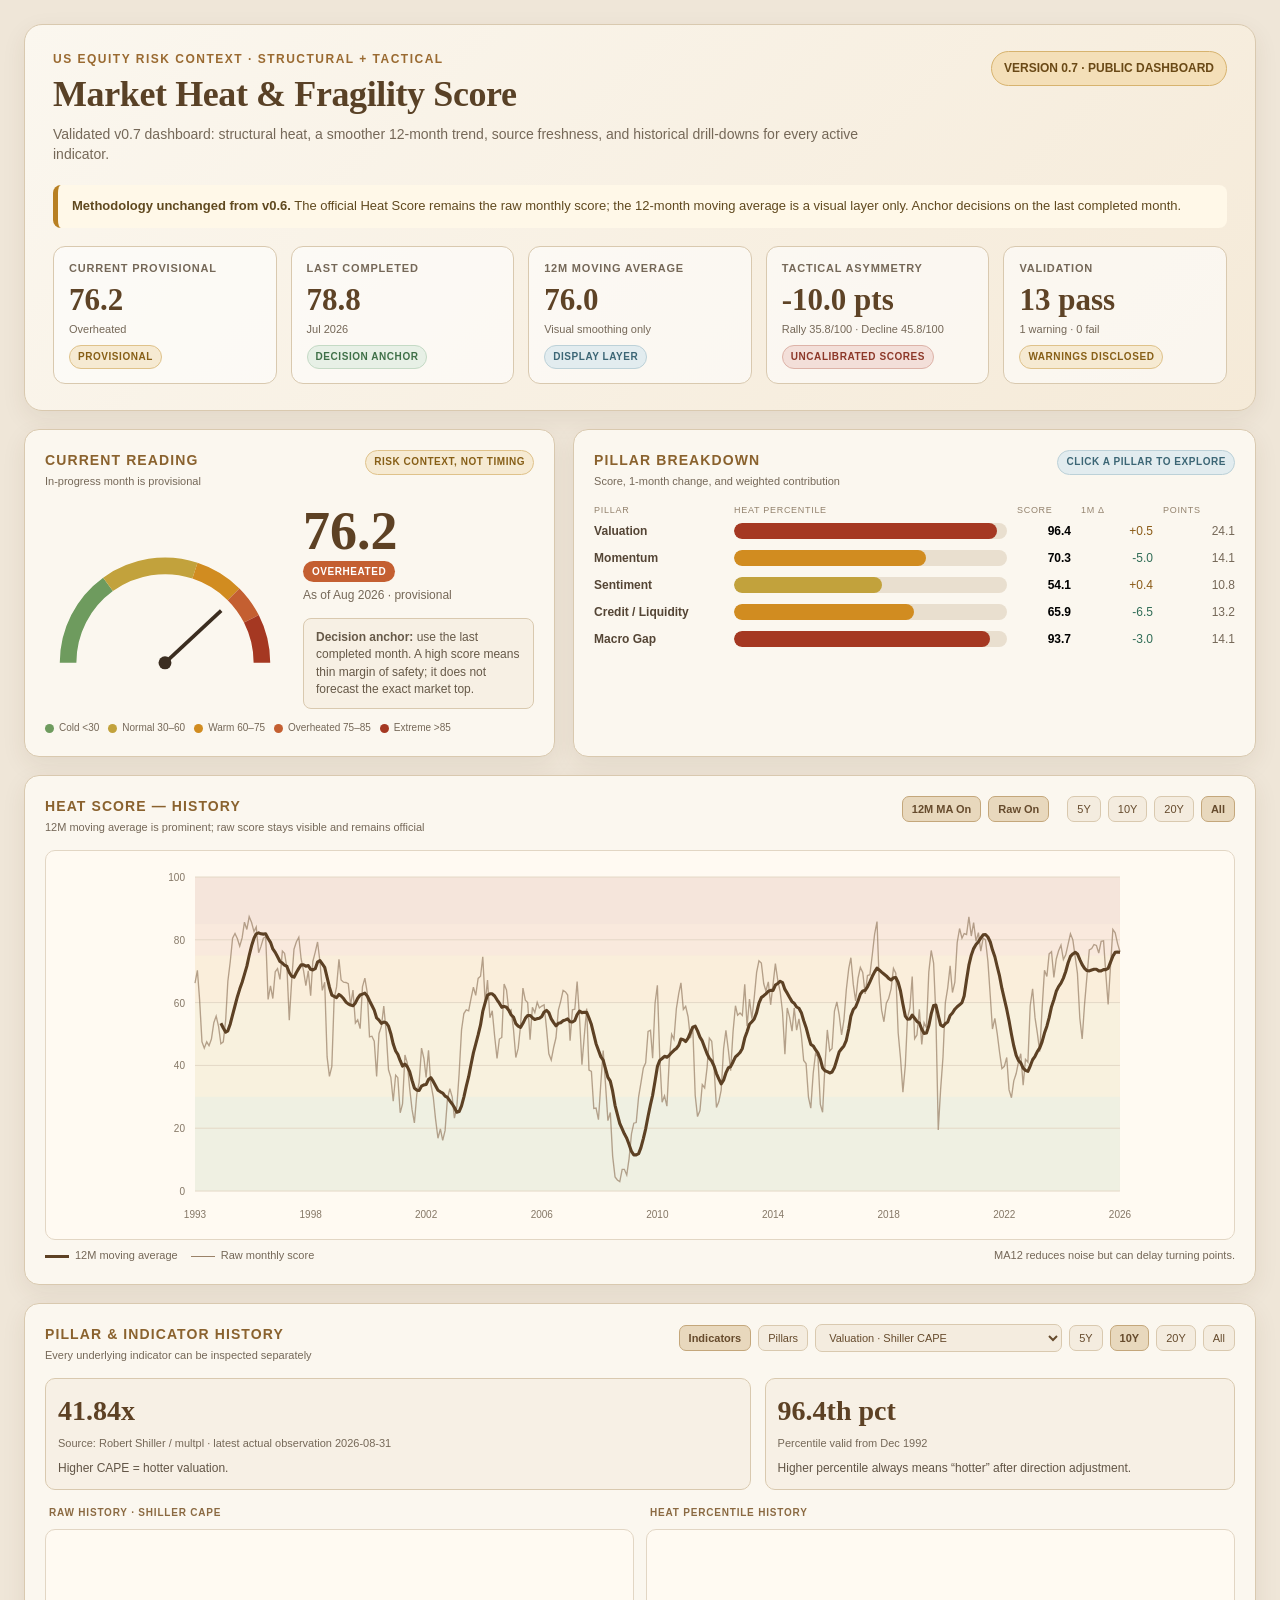
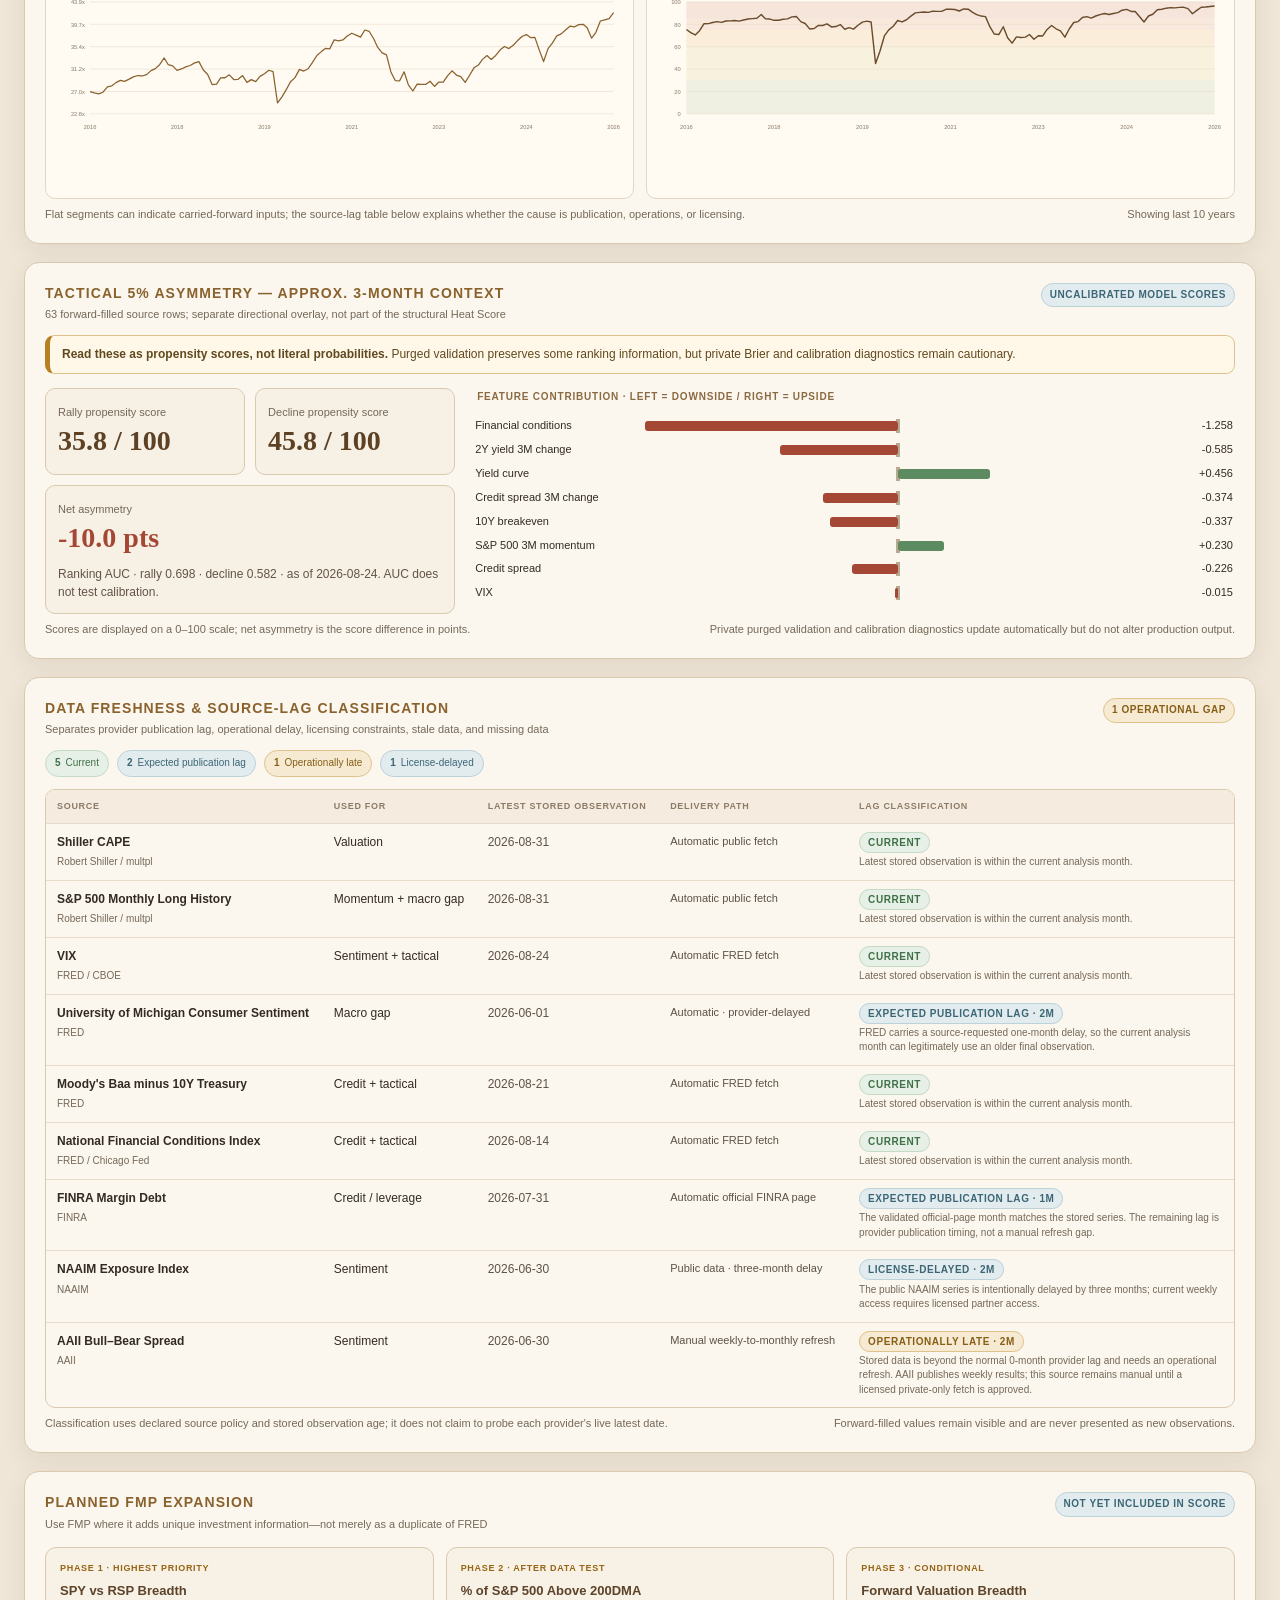
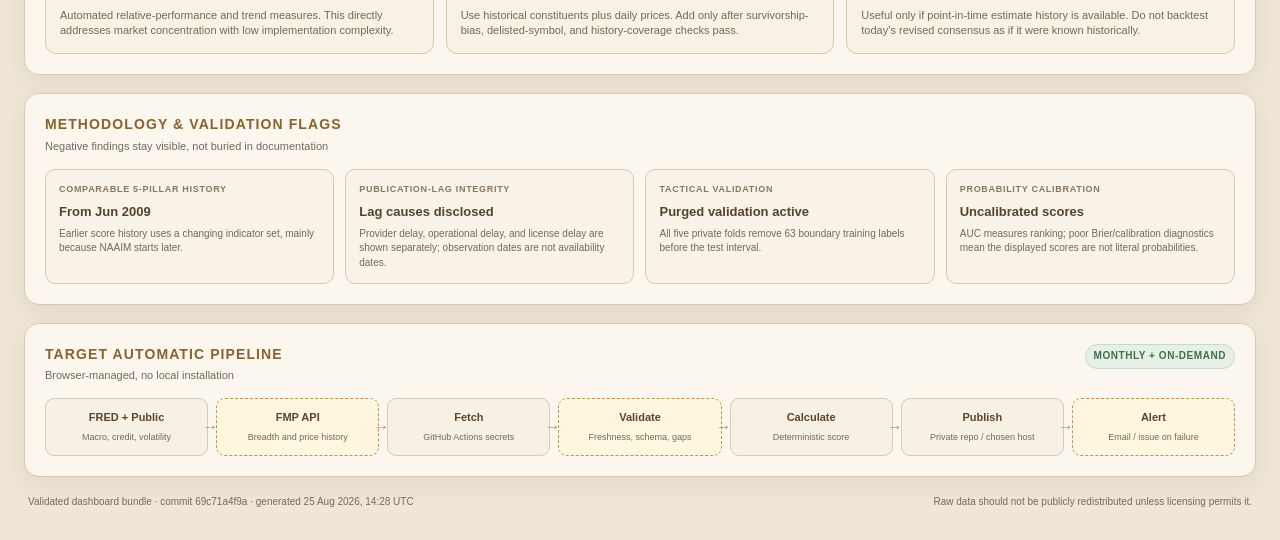
<file: index.html>
<!DOCTYPE html>
<html lang="en">
<head>
<meta charset="UTF-8">
<meta name="viewport" content="width=device-width, initial-scale=1.0">
<meta name="description" content="Market Heat & Fragility Score — validated US equity risk-context dashboard">
<title>Market Heat & Fragility Score — v0.7</title>
<link rel="stylesheet" href="v07.css">
</head>
<body>
<div class="shell">
  <header class="hero">
    <div class="hero-top">
      <div>
        <div class="eyebrow">US Equity Risk Context · Structural + Tactical</div>
        <h1>Market Heat &amp; Fragility Score</h1>
        <div class="subtitle">Validated v0.7 dashboard: structural heat, a smoother 12-month trend, source freshness, and historical drill-downs for every active indicator.</div>
      </div>
      <div class="mock-badge">VERSION 0.7 · PUBLIC DASHBOARD</div>
    </div>
    <div class="notice"><strong>Methodology unchanged from v0.6.</strong> The official Heat Score remains the raw monthly score; the 12-month moving average is a visual layer only. Anchor decisions on the last completed month.</div>
    <div class="kpi-grid" id="kpis"></div>
  </header>

  <main class="section-grid">
    <section class="card">
      <div class="card-head"><div><h2>Current Reading</h2><div class="card-kicker">In-progress month is provisional</div></div><span class="pill watch">Risk context, not timing</span></div>
      <div class="gauge-wrap">
        <svg id="gauge" viewBox="0 0 260 170" role="img" aria-label="Current Heat Score gauge"></svg>
        <div>
          <div class="gauge-number" id="gaugeNumber">--</div>
          <span class="pill" id="regimePill">--</span>
          <div class="gauge-sub" id="gaugeSub"></div>
          <div class="gauge-note"><strong>Decision anchor:</strong> use the last completed month. A high score means thin margin of safety; it does not forecast the exact market top.</div>
        </div>
      </div>
      <div class="legend"><span><i class="dot" style="background:var(--cold)"></i>Cold &lt;30</span><span><i class="dot" style="background:var(--normal)"></i>Normal 30–60</span><span><i class="dot" style="background:var(--warm)"></i>Warm 60–75</span><span><i class="dot" style="background:var(--over)"></i>Overheated 75–85</span><span><i class="dot" style="background:var(--extreme)"></i>Extreme &gt;85</span></div>
    </section>

    <section class="card">
      <div class="card-head"><div><h2>Pillar Breakdown</h2><div class="card-kicker">Score, 1-month change, and weighted contribution</div></div><span class="pill info">Click a pillar to explore</span></div>
      <div class="pillar-head"><div>Pillar</div><div>Heat percentile</div><div>Score</div><div>1M Δ</div><div>Points</div></div>
      <div class="pillar-list" id="pillarList"></div>
    </section>

    <section class="card full" id="heatHistoryCard">
      <div class="card-head">
        <div><h2>Heat Score — History</h2><div class="card-kicker">12M moving average is prominent; raw score stays visible and remains official</div></div>
        <div class="control-row">
          <button class="btn active" id="toggleMA" type="button">12M MA On</button>
          <button class="btn active" id="toggleRaw" type="button">Raw On</button>
          <span style="width:4px" aria-hidden="true"></span>
          <button class="btn heat-range" data-years="5" type="button">5Y</button><button class="btn heat-range" data-years="10" type="button">10Y</button><button class="btn heat-range" data-years="20" type="button">20Y</button><button class="btn heat-range active" data-years="0" type="button">All</button>
        </div>
      </div>
      <div class="chart-wrap" id="heatChartWrap"><svg class="chart" id="heatChart" role="img" aria-label="Heat Score historical chart"></svg><div class="tooltip" id="heatTooltip"></div></div>
      <div class="chart-note"><div class="series-key"><span class="line-key"><i class="line-swatch ma"></i>12M moving average</span><span class="line-key"><i class="line-swatch raw"></i>Raw monthly score</span></div><div>MA12 reduces noise but can delay turning points.</div></div>
    </section>

    <section class="card full" id="explorerCard">
      <div class="card-head">
        <div><h2>Pillar &amp; Indicator History</h2><div class="card-kicker">Every underlying indicator can be inspected separately</div></div>
        <div class="control-row">
          <button class="btn explorer-mode active" data-mode="indicator" type="button">Indicators</button><button class="btn explorer-mode" data-mode="pillar" type="button">Pillars</button>
          <select class="select" id="explorerSelect" aria-label="Select pillar or indicator"></select>
          <button class="btn exp-range" data-years="5" type="button">5Y</button><button class="btn exp-range active" data-years="10" type="button">10Y</button><button class="btn exp-range" data-years="20" type="button">20Y</button><button class="btn exp-range" data-years="0" type="button">All</button>
        </div>
      </div>
      <div class="explorer-top">
        <div class="metric-box"><div class="big" id="metricRaw">--</div><div class="small" id="metricSource"></div><div class="why" id="metricWhy"></div></div>
        <div class="metric-box"><div class="big" id="metricPct">--</div><div class="small" id="metricValid"></div><div class="why">Higher percentile always means “hotter” after direction adjustment.</div></div>
      </div>
      <div class="double-chart" id="indicatorCharts">
        <div><div class="subchart-title" id="rawChartTitle">Raw history</div><div class="chart-wrap compact" id="rawChartWrap"><svg class="chart" id="rawChart" role="img" aria-label="Raw indicator or pillar history"></svg><div class="tooltip" id="rawTooltip"></div></div></div>
        <div id="pctPanel"><div class="subchart-title">Heat percentile history</div><div class="chart-wrap compact" id="pctChartWrap"><svg class="chart" id="pctChart" role="img" aria-label="Indicator heat-percentile history"></svg><div class="tooltip" id="pctTooltip"></div></div></div>
      </div>
      <div class="chart-note"><div>Flat segments can indicate carried-forward inputs; the source-lag table below explains whether the cause is publication, operations, or licensing.</div><div id="explorerCompareNote"></div></div>
    </section>

    <section class="card full" id="tacticalCard">
      <div class="card-head"><div><h2>Tactical 5% Asymmetry — Approx. 3-Month Context</h2><div class="card-kicker">63 forward-filled source rows; separate directional overlay, not part of the structural Heat Score</div></div><span class="pill info">Uncalibrated model scores</span></div>
      <div class="tactical-disclosure"><strong>Read these as propensity scores, not literal probabilities.</strong> Purged validation preserves some ranking information, but private Brier and calibration diagnostics remain cautionary.</div>
      <div class="tactical-grid">
        <div class="tactical-summary">
          <div class="metric-box"><div class="small">Rally propensity score</div><div class="big" id="rallyProb">--</div></div>
          <div class="metric-box"><div class="small">Decline propensity score</div><div class="big" id="declineProb">--</div></div>
          <div class="metric-box"><div class="small">Net asymmetry</div><div class="big" id="tacticalNet">--</div><div class="why" id="tacticalAuc"></div></div>
        </div>
        <div><div class="subchart-title">Feature contribution · left = downside / right = upside</div><div class="tactical-bars" id="tacticalBars"></div></div>
      </div>
      <div class="chart-note"><div>Scores are displayed on a 0–100 scale; net asymmetry is the score difference in points.</div><div>Private purged validation and calibration diagnostics update automatically but do not alter production output.</div></div>
    </section>

    <section class="card full">
      <div class="card-head"><div><h2>Data Freshness &amp; Source-Lag Classification</h2><div class="card-kicker">Separates provider publication lag, operational delay, licensing constraints, stale data, and missing data</div></div><span class="pill watch" id="freshnessBadge">Source-age watch</span></div>
      <div class="freshness-summary" id="freshnessSummary" aria-label="Source lag classification summary"></div>
      <div class="table-wrap"><table><thead><tr><th>Source</th><th>Used for</th><th>Latest stored observation</th><th>Delivery path</th><th>Lag classification</th></tr></thead><tbody id="freshnessBody"></tbody></table></div>
      <div class="chart-note"><div>Classification uses declared source policy and stored observation age; it does not claim to probe each provider's live latest date.</div><div>Forward-filled values remain visible and are never presented as new observations.</div></div>
    </section>

    <section class="card full">
      <div class="card-head"><div><h2>Planned FMP Expansion</h2><div class="card-kicker">Use FMP where it adds unique investment information—not merely as a duplicate of FRED</div></div><span class="pill info">Not yet included in score</span></div>
      <div class="callouts">
        <div class="callout"><div class="priority">Phase 1 · Highest priority</div><div class="callout-title">SPY vs RSP Breadth</div><p>Automated relative-performance and trend measures. This directly addresses market concentration with low implementation complexity.</p></div>
        <div class="callout"><div class="priority">Phase 2 · After data test</div><div class="callout-title">% of S&amp;P 500 Above 200DMA</div><p>Use historical constituents plus daily prices. Add only after survivorship-bias, delisted-symbol, and history-coverage checks pass.</p></div>
        <div class="callout"><div class="priority">Phase 3 · Conditional</div><div class="callout-title">Forward Valuation Breadth</div><p>Useful only if point-in-time estimate history is available. Do not backtest today’s revised consensus as if it were known historically.</p></div>
      </div>
    </section>

    <section class="card full">
      <div class="card-head"><div><h2>Methodology &amp; Validation Flags</h2><div class="card-kicker">Negative findings stay visible, not buried in documentation</div></div></div>
      <div class="flag-grid">
        <div class="flag"><div class="label">Comparable 5-pillar history</div><div class="value" id="comparableStart">From Jun 2009</div><div class="desc">Earlier score history uses a changing indicator set, mainly because NAAIM starts later.</div></div>
        <div class="flag"><div class="label">Publication-lag integrity</div><div class="value">Lag causes disclosed</div><div class="desc">Provider delay, operational delay, and license delay are shown separately; observation dates are not availability dates.</div></div>
        <div class="flag"><div class="label">Tactical validation</div><div class="value">Purged validation active</div><div class="desc">All five private folds remove 63 boundary training labels before the test interval.</div></div>
        <div class="flag"><div class="label">Probability calibration</div><div class="value">Uncalibrated scores</div><div class="desc">AUC measures ranking; poor Brier/calibration diagnostics mean the displayed scores are not literal probabilities.</div></div>
      </div>
    </section>

    <section class="card full">
      <div class="card-head"><div><h2>Target Automatic Pipeline</h2><div class="card-kicker">Browser-managed, no local installation</div></div><span class="pill ok">Monthly + on-demand</span></div>
      <div class="flow"><div class="flow-step"><strong>FRED + Public</strong><span>Macro, credit, volatility</span></div><div class="flow-step new"><strong>FMP API</strong><span>Breadth and price history</span></div><div class="flow-step"><strong>Fetch</strong><span>GitHub Actions secrets</span></div><div class="flow-step new"><strong>Validate</strong><span>Freshness, schema, gaps</span></div><div class="flow-step"><strong>Calculate</strong><span>Deterministic score</span></div><div class="flow-step"><strong>Publish</strong><span>Private repo / chosen host</span></div><div class="flow-step new"><strong>Alert</strong><span>Email / issue on failure</span></div></div>
    </section>
  </main>

  <footer class="footer"><div>Validated dashboard bundle · commit <span id="commit"></span> · generated <span id="generatedAt"></span></div><div>Raw data should not be publicly redistributed unless licensing permits it.</div></footer>
</div>
<script src="v07_data.js"></script>
<script src="v07_app.js"></script>
</body>
</html>
</file>
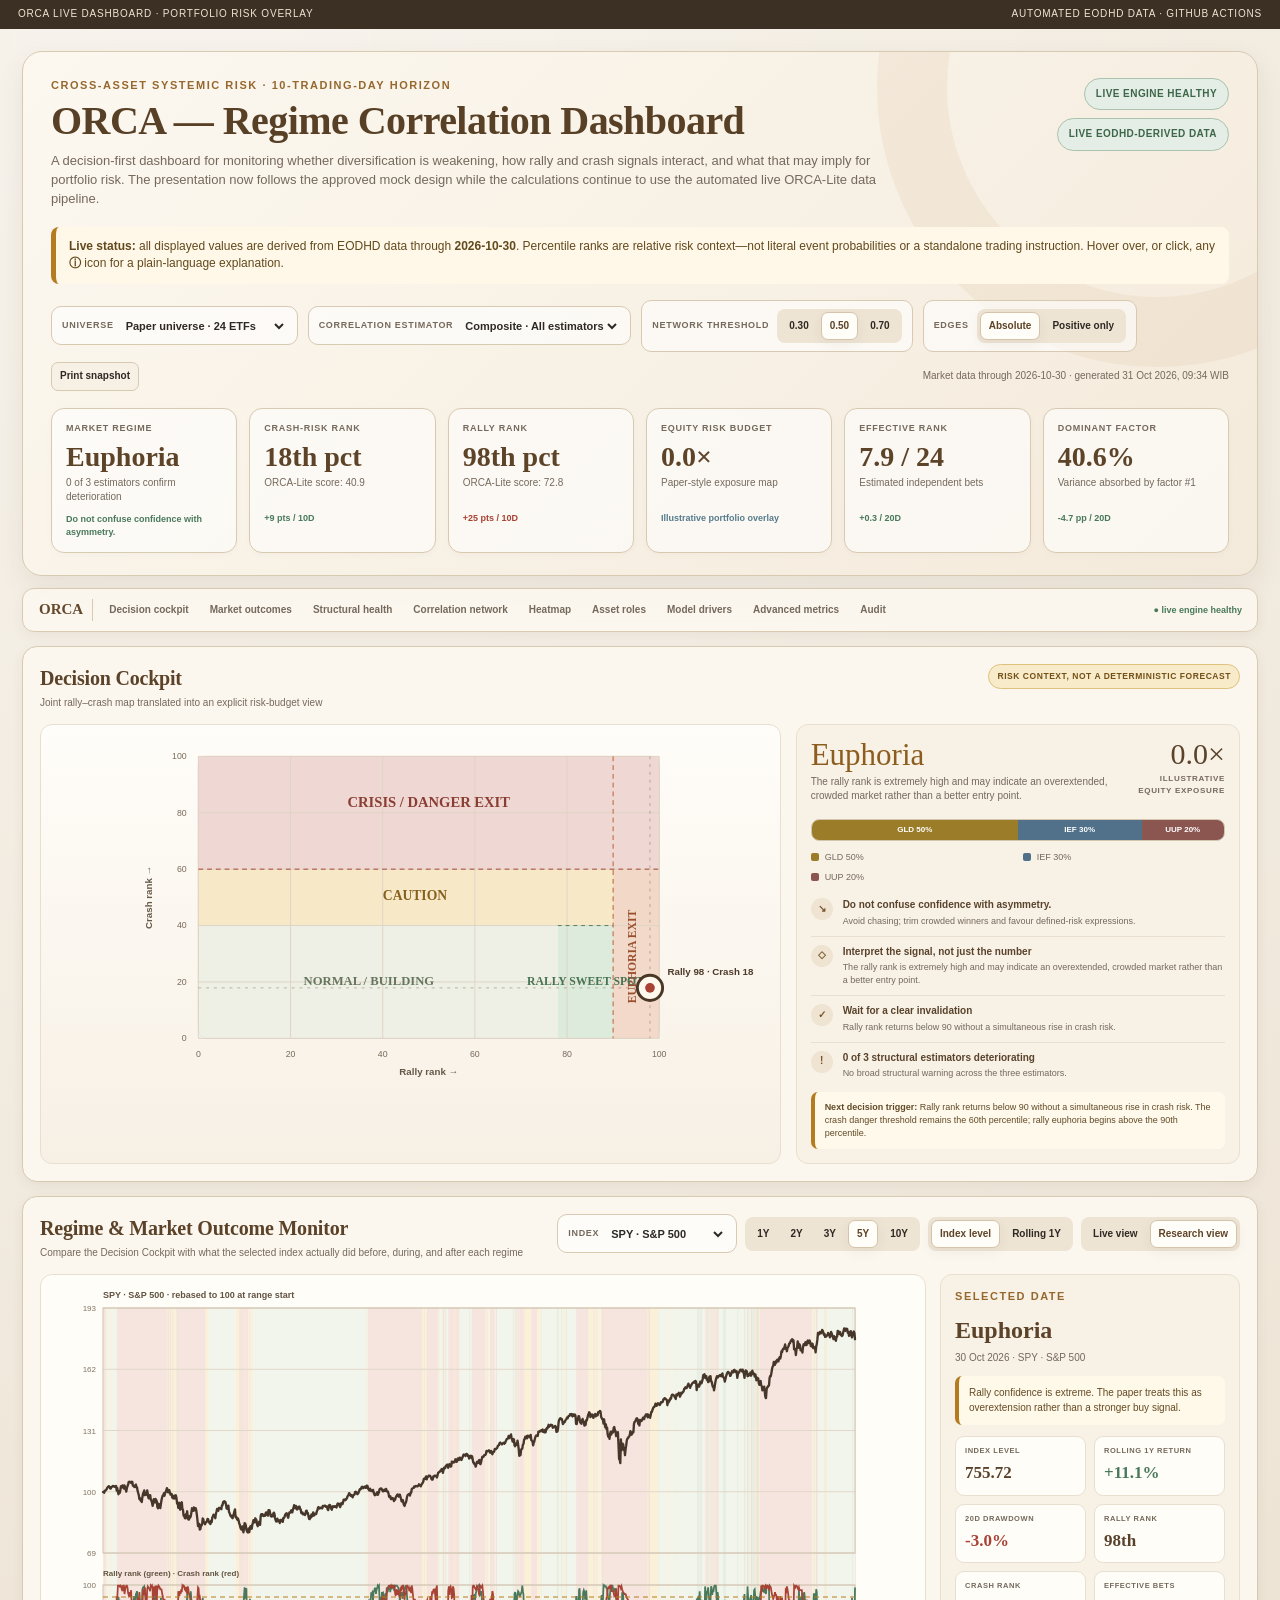
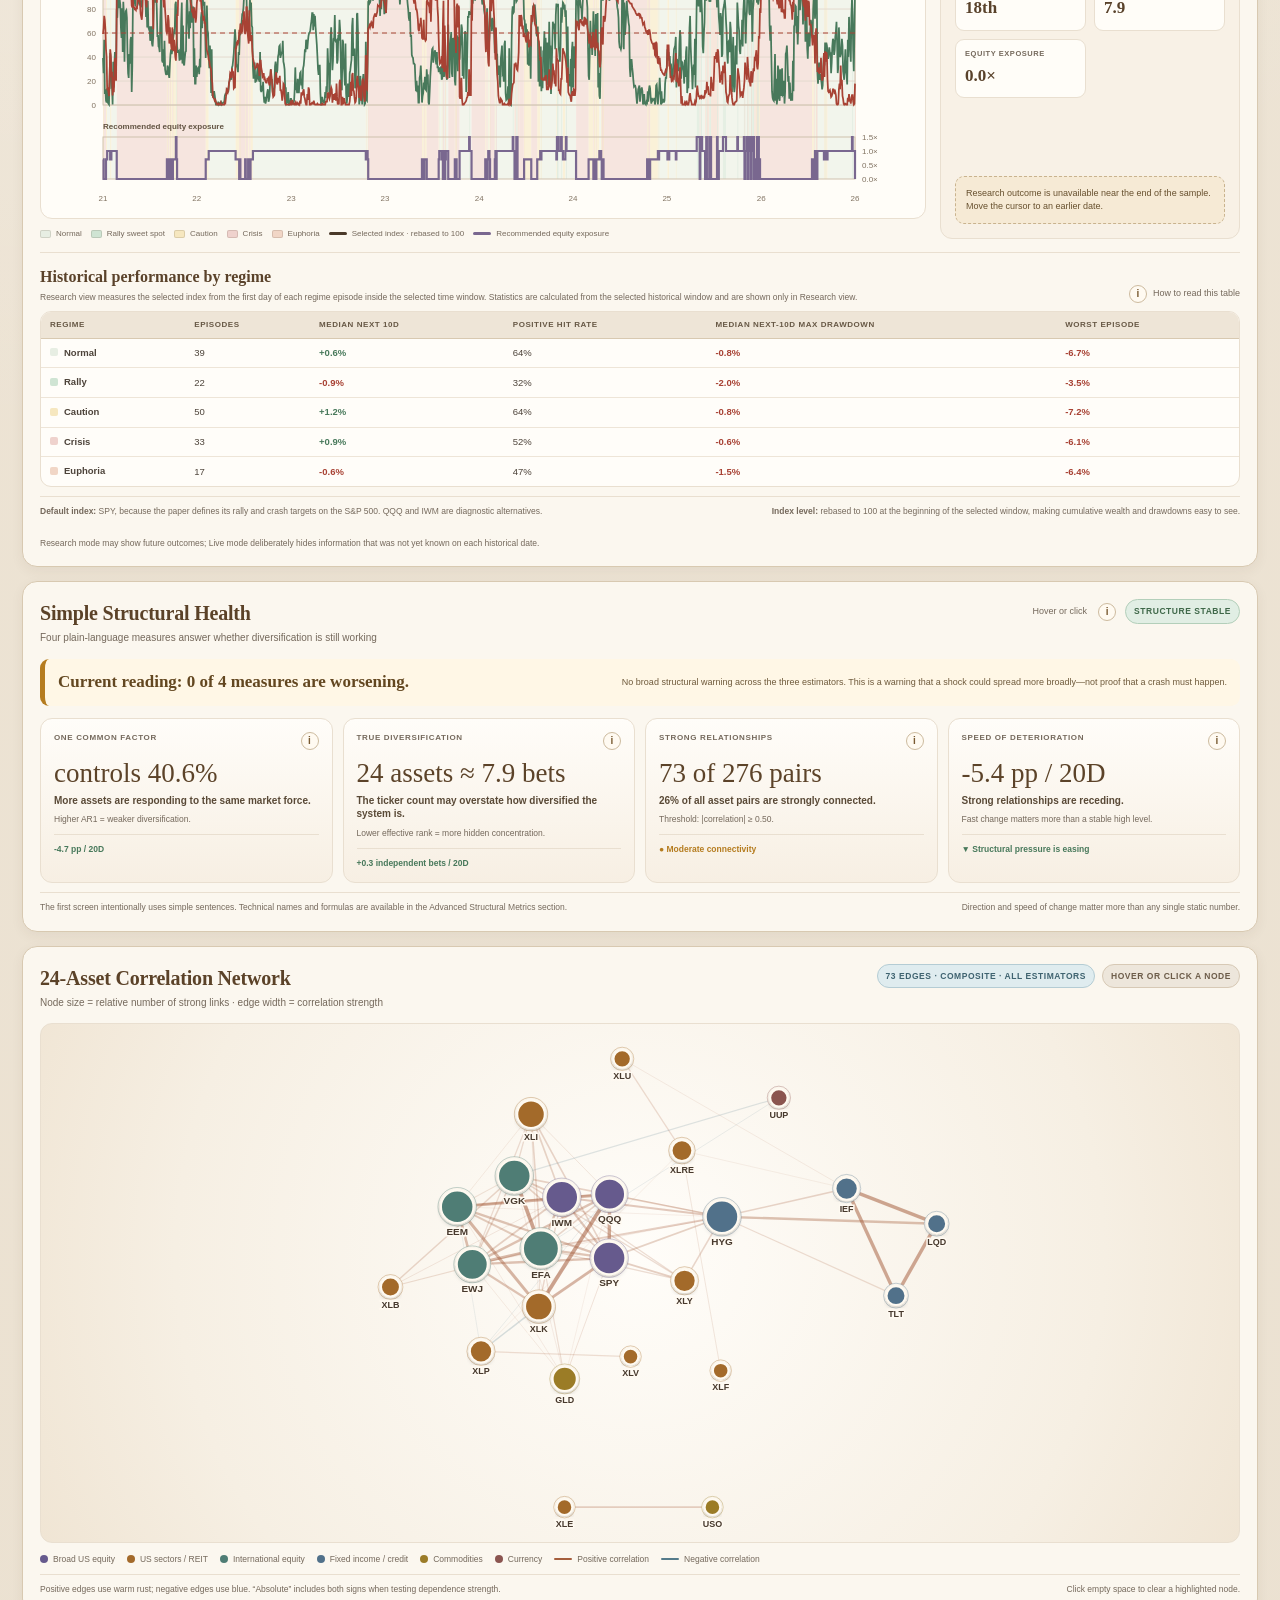
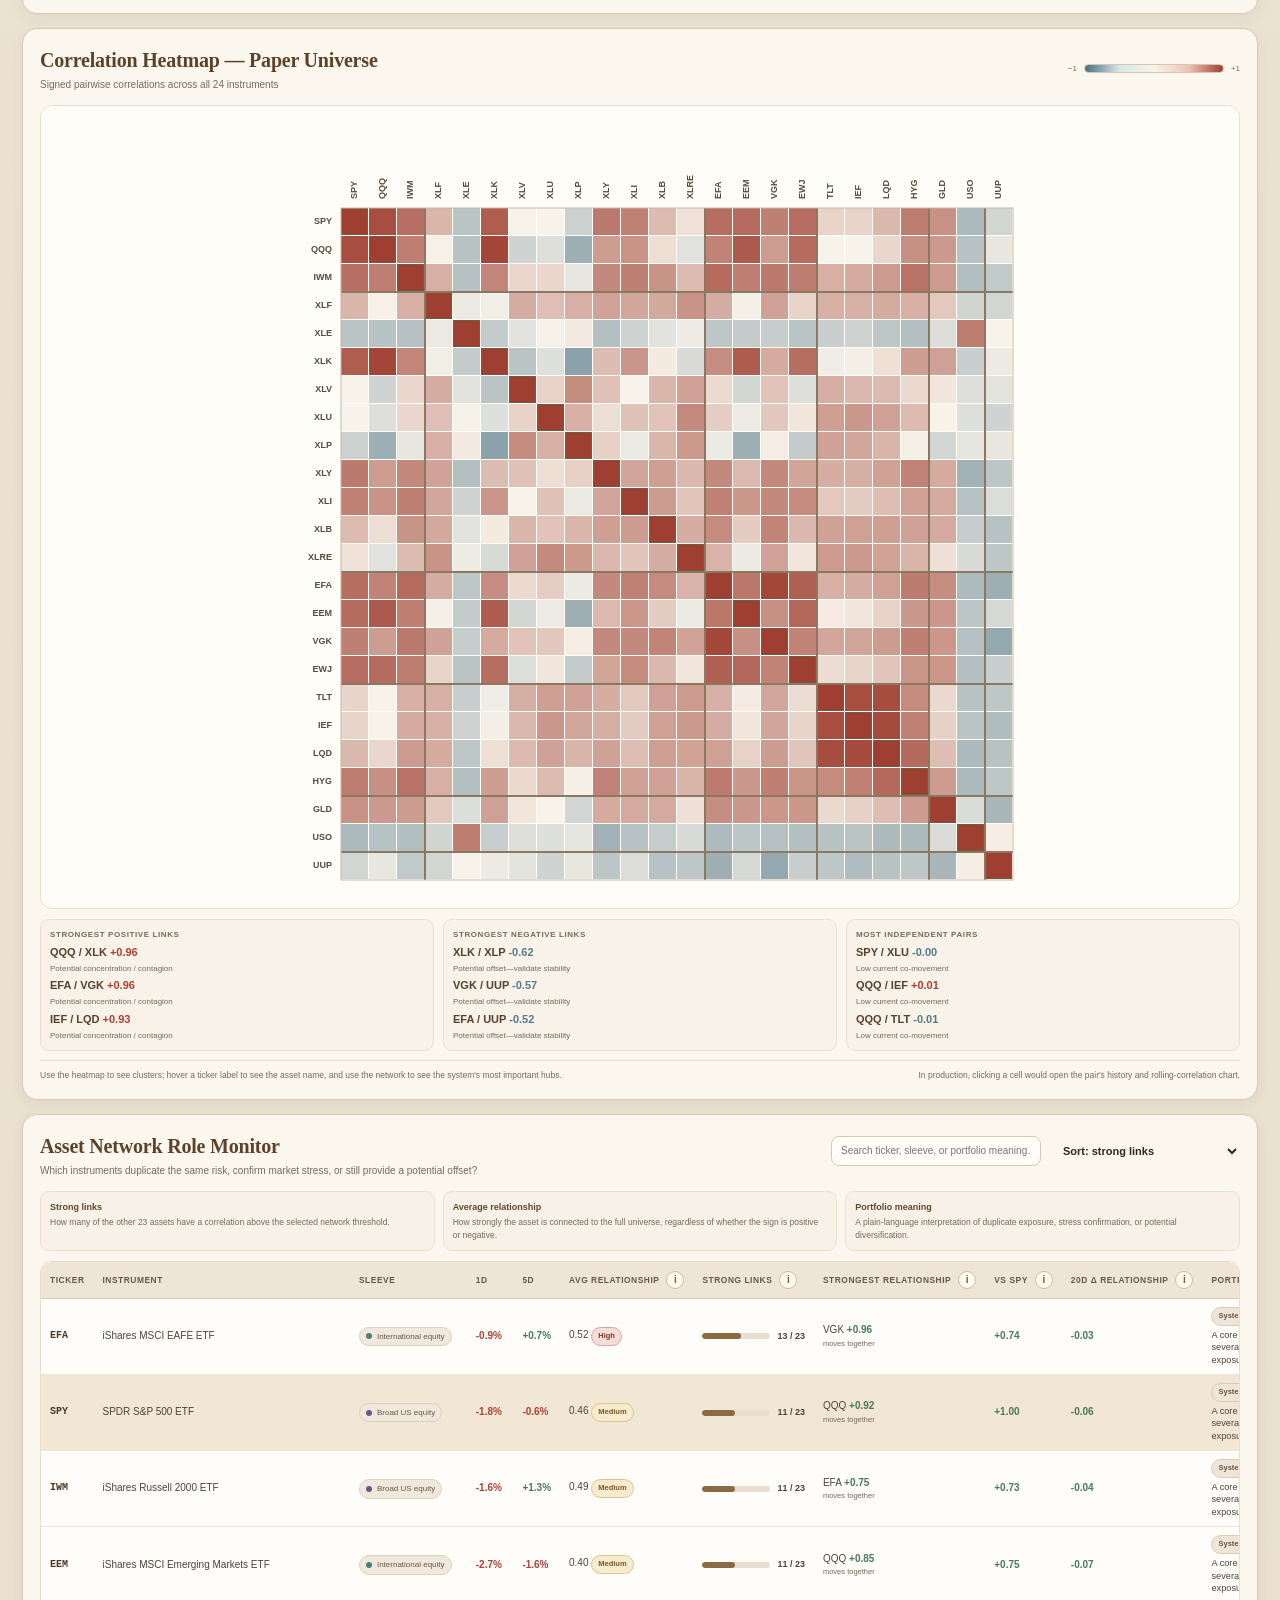
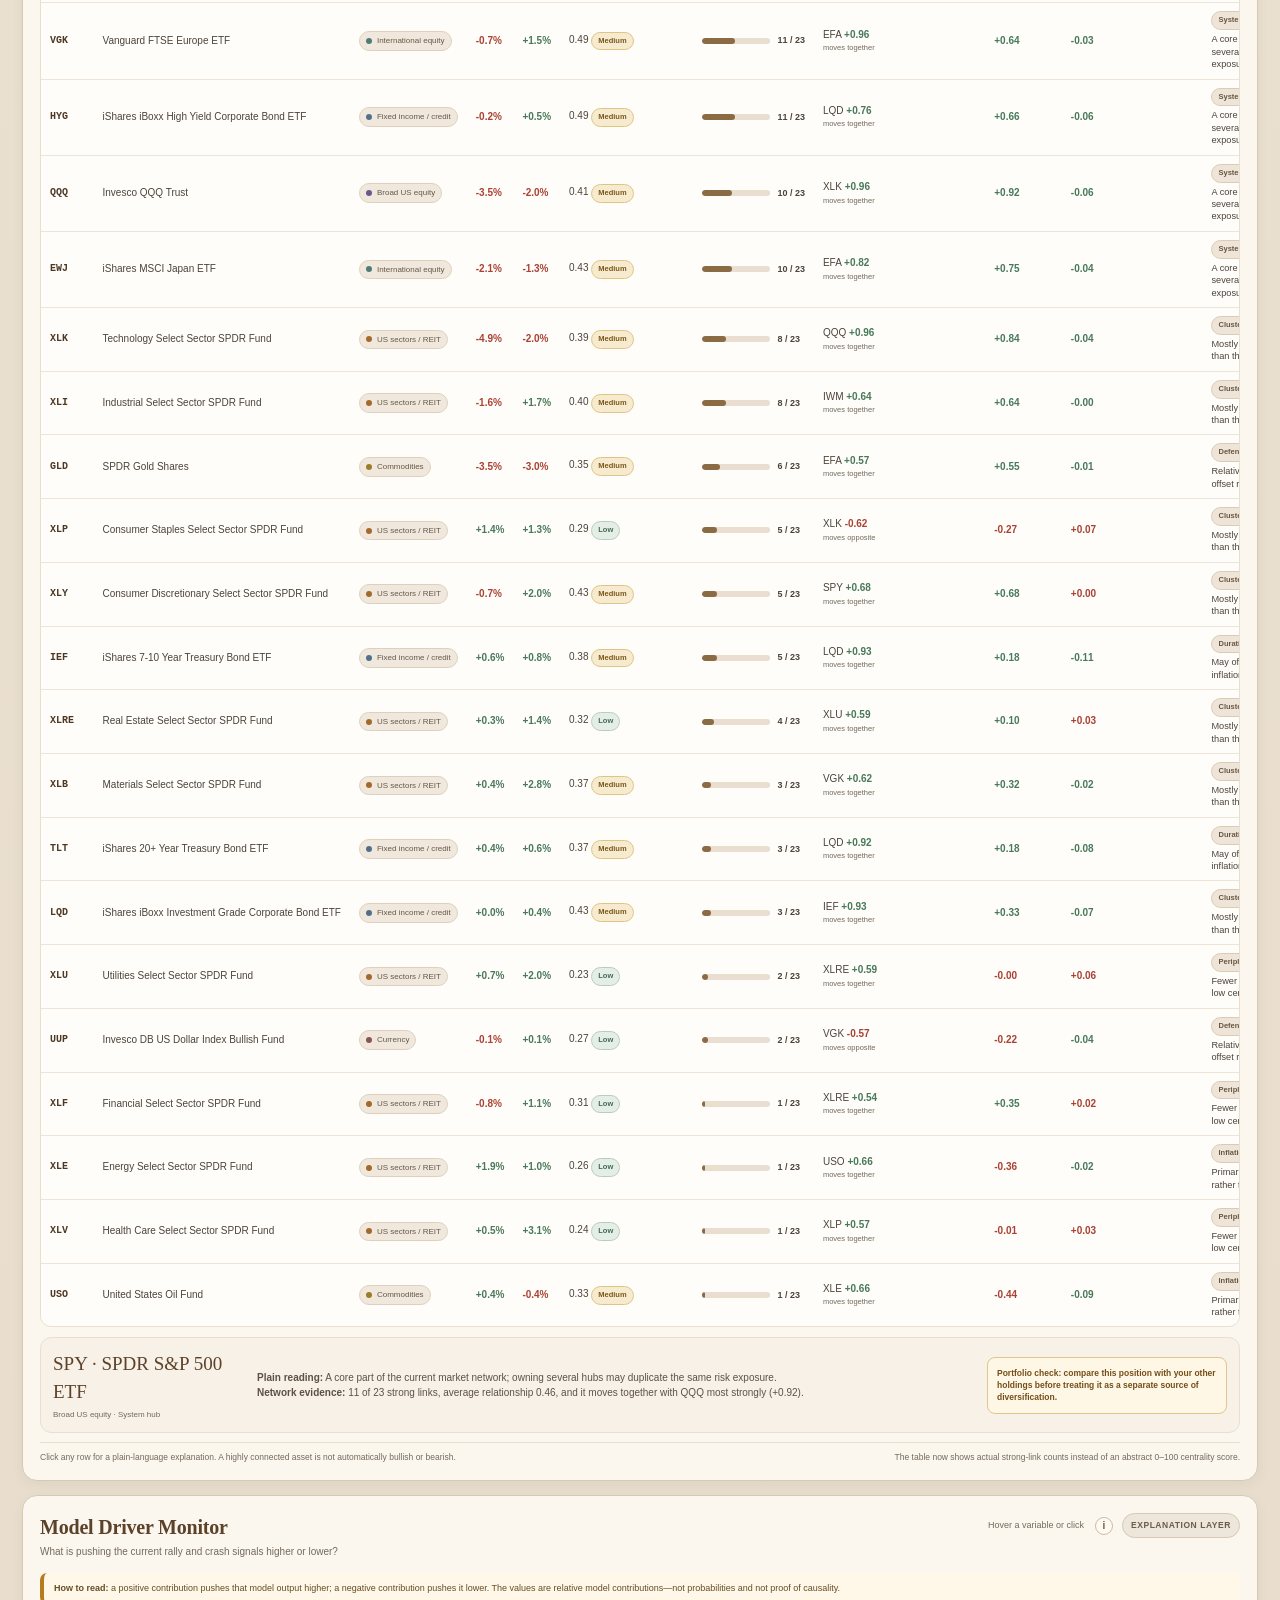
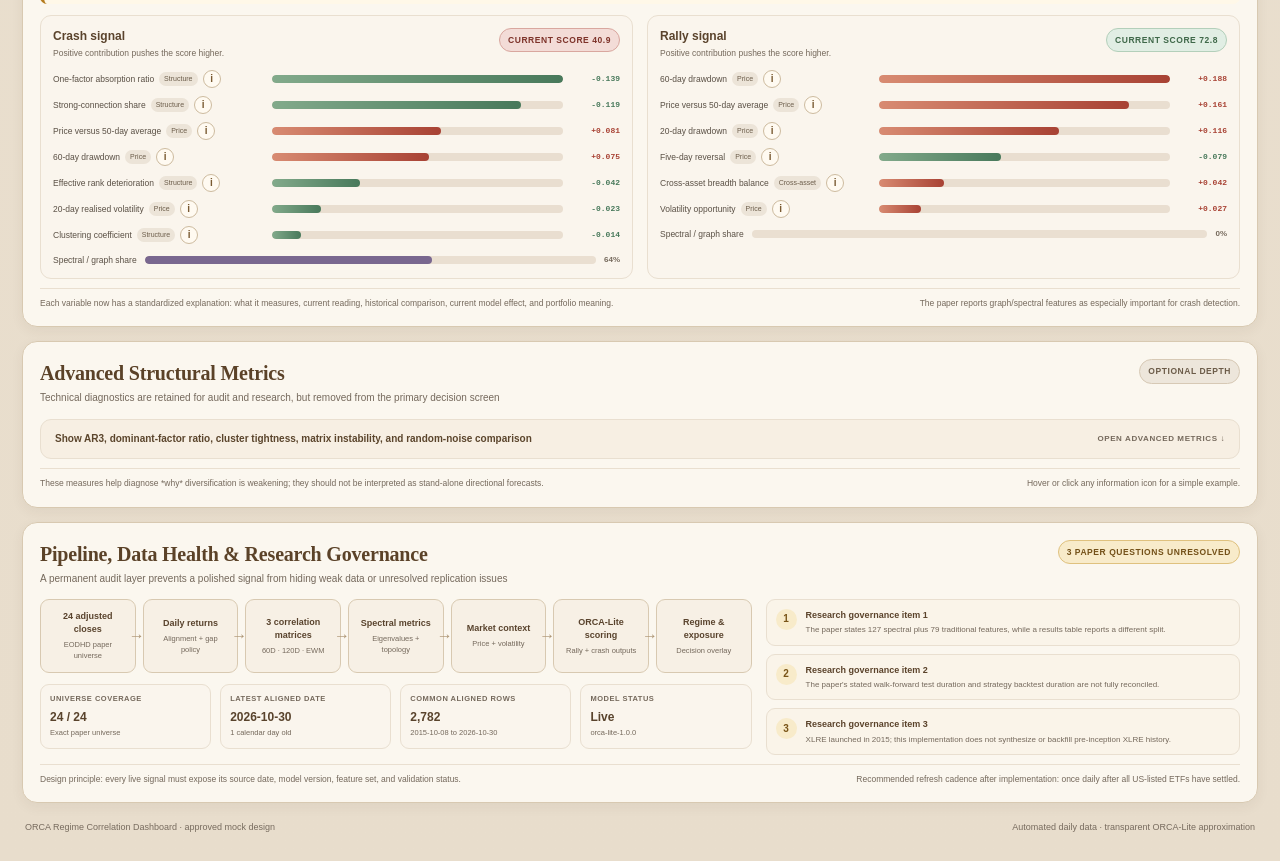
<file: orca/index.html>
<!DOCTYPE html>
<html lang="en">
<head>
<meta charset="UTF-8" />
<meta name="viewport" content="width=device-width, initial-scale=1.0" />
<title>ORCA — Regime Correlation Dashboard</title>
<meta name="description" content="ORCA cross-asset regime, diversification, and portfolio-risk dashboard." />
<link rel="stylesheet" href="styles.css" />
</head>
<body>
<div class="top-strip"><span>ORCA live dashboard · portfolio risk overlay</span><span>Automated EODHD data · GitHub Actions</span></div>
<div class="shell">
  <header class="hero" id="overview">
    <div class="hero-top">
      <div>
        <div class="eyebrow">Cross-Asset Systemic Risk · 10-Trading-Day Horizon</div>
        <h1>ORCA — Regime Correlation Dashboard</h1>
        <div class="subtitle">A decision-first dashboard for monitoring whether diversification is weakening, how rally and crash signals interact, and what that may imply for portfolio risk. The presentation now follows the approved mock design while the calculations continue to use the automated live ORCA-Lite data pipeline.</div>
      </div>
      <div class="hero-actions">
        <span class="status-badge" id="engineStatusBadge">Loading data</span>
        <span class="mock-badge" id="dataModeBadge">Checking data mode</span>
      </div>
    </div>
    <div class="notice" id="dataNotice"><strong>Important:</strong> loading the latest ORCA data. Percentile ranks provide risk context; they are not literal crash or rally probabilities. Hover over, or click, any <strong>ⓘ</strong> icon for a plain-language explanation.</div>
    <div class="control-bar">
      <div class="control"><label>Universe</label><select class="select" id="universeSelect"><option>Paper universe · 24 ETFs</option><option disabled>Global ORCA · future phase</option></select></div>
      <div class="control"><label>Correlation estimator</label><select class="select" id="estimatorSelect"><option value="composite">Composite · All estimators</option><option value="ewm">EWM · 30D half-life</option><option value="60d">Rolling · 60D</option><option value="120d">Rolling · 120D</option></select></div>
      <div class="control"><label>Network threshold</label><div class="segment" id="thresholdSegment"><button class="seg-btn" data-v="0.30">0.30</button><button class="seg-btn active" data-v="0.50">0.50</button><button class="seg-btn" data-v="0.70">0.70</button></div></div>
      <div class="control"><label>Edges</label><div class="segment" id="edgeMode"><button class="seg-btn active" data-v="absolute">Absolute</button><button class="seg-btn" data-v="positive">Positive only</button></div></div>
      <button class="btn" id="printBtn">Print snapshot</button>
      <div class="asof" id="asOfText">Loading market date…</div>
    </div>
    <div class="kpi-grid" id="kpiGrid"></div>
  </header>

  <div class="nav-wrap">
    <nav class="section-nav">
      <span class="nav-title">ORCA</span>
      <a href="#decision">Decision cockpit</a>
      <a href="#outcomes">Market outcomes</a>
      <a href="#structure">Structural health</a>
      <a href="#network">Correlation network</a>
      <a href="#heatmap">Heatmap</a>
      <a href="#assets">Asset roles</a>
      <a href="#drivers">Model drivers</a>
      <a href="#advanced">Advanced metrics</a>
      <a href="#audit">Audit</a>
      <span class="nav-spacer"></span>
      <span class="small-status" id="navStatus">● loading engine</span>
    </nav>
  </div>

  <main>
    <section class="card full" id="decision">
      <div class="card-head">
        <div><h2>Decision Cockpit</h2><div class="card-kicker">Joint rally–crash map translated into an explicit risk-budget view</div></div>
        <span class="pill watch">Risk context, not a deterministic forecast</span>
      </div>
      <div class="decision-grid">
        <div class="chart-box">
          <svg id="regimeMap" viewBox="0 0 560 360" aria-label="Rally and crash regime map"></svg>
          <div class="tooltip" id="regimeTooltip"></div>
        </div>
        <div class="pm-panel">
          <div class="pm-header">
            <div><div class="pm-regime" id="pmRegime">Caution</div><div class="pm-sub" id="pmSummary">Diversification is weakening, but the paper's crisis exit threshold has not been crossed.</div></div>
            <div><div class="exposure-number" id="exposureNumber">0.7×</div><div class="exposure-label">Illustrative equity exposure</div></div>
          </div>
          <div class="alloc-bar" id="allocBar"></div>
          <div class="alloc-legend" id="allocLegend"></div>
          <div class="action-list" id="actionList"></div>
          <div class="trigger-box"><strong>Next decision trigger:</strong> crash rank above 60 would move this sample into the paper's danger-exit zone; a recovery in effective rank above 12 and crash rank below 40 would weaken the caution thesis.</div>
        </div>
      </div>
    </section>

    <section class="card full" id="outcomes">
      <div class="card-head">
        <div><h2>Regime &amp; Market Outcome Monitor</h2><div class="card-kicker">Compare the Decision Cockpit with what the selected index actually did before, during, and after each regime</div></div>
        <div class="outcome-controls">
          <div class="control"><label>Index</label><select class="select" id="outcomeIndex"><option value="spy">SPY · S&amp;P 500</option><option value="qqq">QQQ · Nasdaq 100</option><option value="iwm">IWM · Russell 2000</option></select></div>
          <div class="segment" id="outcomeRange"><button class="seg-btn" data-v="1">1Y</button><button class="seg-btn" data-v="2">2Y</button><button class="seg-btn" data-v="3">3Y</button><button class="seg-btn active" data-v="5">5Y</button><button class="seg-btn" data-v="10">10Y</button></div>
          <div class="segment" id="outcomeDisplay"><button class="seg-btn active" data-v="level">Index level</button><button class="seg-btn" data-v="yoy">Rolling 1Y</button></div>
          <div class="segment" id="outcomeMode"><button class="seg-btn" data-v="live">Live view</button><button class="seg-btn active" data-v="research">Research view</button></div>
        </div>
      </div>
      <div class="outcome-grid">
        <div>
          <div class="outcome-chart-shell" id="outcomeChartShell">
            <svg id="marketOutcomeChart" aria-label="Index performance with ORCA regime shading, rally and crash ranks, and recommended exposure"></svg>
            <div class="tooltip" id="marketOutcomeTooltip"></div>
          </div>
          <div class="regime-legend">
            <span><i class="regime-swatch" style="background:#e7eee3"></i>Normal</span>
            <span><i class="regime-swatch" style="background:#cfe4d3"></i>Rally sweet spot</span>
            <span><i class="regime-swatch" style="background:#f6e7bf"></i>Caution</span>
            <span><i class="regime-swatch" style="background:#efd2cd"></i>Crisis</span>
            <span><i class="regime-swatch" style="background:#f1d6c6"></i>Euphoria</span>
            <span id="outcomeIndexLegend"><i class="line-sample" style="background:#4a3929"></i>Selected index, rebased to 100</span>
            <span><i class="line-sample" style="background:var(--purple)"></i>Recommended equity exposure</span>
          </div>
        </div>
        <aside class="outcome-side" id="outcomeSnapshot"></aside>
      </div>
      <div class="performance-wrap">
        <div class="performance-head">
          <div><h3>Historical performance by regime</h3><p>Research view measures the selected index from the first day of each regime episode inside the selected time window. Statistics are calculated from the selected historical window and are shown only in Research view.</p></div>
          <span class="help-hint"><button class="info-trigger" data-info="outcome-performance" aria-label="Explain performance by regime">i</button> How to read this table</span>
        </div>
        <div class="table-wrap"><table class="regime-table"><thead><tr><th>Regime</th><th>Episodes</th><th>Median next 10D</th><th>Positive hit rate</th><th>Median next-10D max drawdown</th><th>Worst episode</th></tr></thead><tbody id="regimeStatsBody"></tbody></table></div>
      </div>
      <div class="section-note"><span><strong>Default index:</strong> SPY, because the paper defines its rally and crash targets on the S&amp;P 500. QQQ and IWM are diagnostic alternatives.</span><span id="outcomeMetricNote"><strong>Index level:</strong> rebased to 100 at the beginning of the selected window, making cumulative wealth and drawdowns easy to see.</span><span>Research mode may show future outcomes; Live mode deliberately hides information that was not yet known on each historical date.</span></div>
    </section>

    <section class="card full" id="structure">
      <div class="card-head">
        <div><h2>Simple Structural Health</h2><div class="card-kicker">Four plain-language measures answer whether diversification is still working</div></div>
        <div style="display:flex;align-items:center;gap:9px"><span class="help-hint">Hover or click <button class="info-trigger" data-info="structure-overview" aria-label="Explain structural health">i</button></span><span class="pill bad" id="fragilityPill">Loading</span></div>
      </div>
      <div class="structure-summary" id="structureSummary"><strong>Loading structural confirmation…</strong><span>This is a warning framework, not proof that a crash must happen.</span></div>
      <div class="simple-health-grid" id="simpleHealthGrid"></div>
      <div class="section-note"><span>The first screen intentionally uses simple sentences. Technical names and formulas are available in the Advanced Structural Metrics section.</span><span>Direction and speed of change matter more than any single static number.</span></div>
    </section>

    <section class="card full" id="network">
      <div class="card-head">
        <div><h2>24-Asset Correlation Network</h2><div class="card-kicker">Node size = relative number of strong links · edge width = correlation strength</div></div>
        <div class="network-controls"><span class="pill info" id="edgeCountPill">— edges</span><span class="pill neutral">Hover or click a node</span></div>
      </div>
      <div class="network-wrap" id="networkWrap">
        <svg id="networkSvg" aria-label="Cross-asset correlation network"></svg>
        <div class="tooltip" id="networkTooltip"></div>
      </div>
      <div class="legend-row" id="groupLegend"></div>
      <div class="section-note"><span>Positive edges use warm rust; negative edges use blue. “Absolute” includes both signs when testing dependence strength.</span><span>Click empty space to clear a highlighted node.</span></div>
    </section>


    <section class="card full" id="heatmap">
      <div class="card-head heatmap-toolbar">
        <div><h2>Correlation Heatmap — Paper Universe</h2><div class="card-kicker">Signed pairwise correlations across all 24 instruments</div></div>
        <div class="corr-scale"><span>−1</span><span class="gradient"></span><span>+1</span></div>
      </div>
      <div class="heatmap-shell" id="heatmapShell">
        <canvas id="heatmapCanvas" width="920" height="920" aria-label="24 by 24 correlation heatmap"></canvas>
        <div class="tooltip" id="heatmapTooltip"></div>
      </div>
      <div class="pairs-grid" id="pairGrid"></div>
      <div class="section-note"><span>Use the heatmap to see clusters; hover a ticker label to see the asset name, and use the network to see the system's most important hubs.</span><span>In production, clicking a cell would open the pair's history and rolling-correlation chart.</span></div>
    </section>


    <section class="card full" id="assets">
      <div class="card-head">
        <div><h2>Asset Network Role Monitor</h2><div class="card-kicker">Which instruments duplicate the same risk, confirm market stress, or still provide a potential offset?</div></div>
        <div class="table-tools"><input class="search" id="assetSearch" placeholder="Search ticker, sleeve, or portfolio meaning…" /><select class="select control" id="assetSort"><option value="links">Sort: strong links</option><option value="avgcorr">Sort: average relationship</option><option value="change">Sort: 20D correlation change</option><option value="ret5">Sort: 5D return</option><option value="ticker">Sort: ticker</option></select></div>
      </div>
      <div class="table-explainer">
        <div><strong>Strong links</strong>How many of the other 23 assets have a correlation above the selected network threshold.</div>
        <div><strong>Average relationship</strong>How strongly the asset is connected to the full universe, regardless of whether the sign is positive or negative.</div>
        <div><strong>Portfolio meaning</strong>A plain-language interpretation of duplicate exposure, stress confirmation, or potential diversification.</div>
      </div>
      <div class="table-wrap"><table class="asset-role-table"><thead><tr>
        <th>Ticker</th><th>Instrument</th><th>Sleeve</th><th>1D</th><th>5D</th>
        <th><span class="th-label">Avg relationship <button class="info-trigger" data-info="asset-avg-relationship" aria-label="Explain average relationship">i</button></span></th>
        <th><span class="th-label">Strong links <button class="info-trigger" data-info="asset-strong-links" aria-label="Explain strong links">i</button></span></th>
        <th><span class="th-label">Strongest relationship <button class="info-trigger" data-info="asset-strongest-link" aria-label="Explain strongest relationship">i</button></span></th>
        <th><span class="th-label">vs SPY <button class="info-trigger" data-info="asset-vs-spy" aria-label="Explain relationship to SPY">i</button></span></th>
        <th><span class="th-label">20D Δ relationship <button class="info-trigger" data-info="asset-corr-change" aria-label="Explain 20-day change in correlation">i</button></span></th>
        <th>Portfolio meaning</th>
      </tr></thead><tbody id="assetBody"></tbody></table></div>
      <div class="asset-detail-panel" id="assetDetailPanel"></div>
      <div class="section-note"><span>Click any row for a plain-language explanation. A highly connected asset is not automatically bullish or bearish.</span><span>The table now shows actual strong-link counts instead of an abstract 0–100 centrality score.</span></div>
    </section>

    <section class="card full" id="drivers">
      <div class="card-head">
        <div><h2>Model Driver Monitor</h2><div class="card-kicker">What is pushing the current rally and crash signals higher or lower?</div></div>
        <div style="display:flex;align-items:center;gap:9px"><span class="help-hint">Hover a variable or click <button class="info-trigger" data-info="driver-overview" aria-label="Explain model drivers">i</button></span><span class="pill neutral">Explanation layer</span></div>
      </div>
      <div class="driver-explainer"><strong>How to read:</strong> a positive contribution pushes that model output higher; a negative contribution pushes it lower. The values are relative model contributions—not probabilities and not proof of causality.</div>
      <div class="driver-grid">
        <div class="driver-panel" id="crashDrivers"></div>
        <div class="driver-panel" id="rallyDrivers"></div>
      </div>
      <div class="section-note"><span>Each variable now has a standardized explanation: what it measures, current reading, historical comparison, current model effect, and portfolio meaning.</span><span>The paper reports graph/spectral features as especially important for crash detection.</span></div>
    </section>

    <section class="card full" id="advanced">
      <div class="card-head">
        <div><h2>Advanced Structural Metrics</h2><div class="card-kicker">Technical diagnostics are retained for audit and research, but removed from the primary decision screen</div></div>
        <span class="pill neutral">Optional depth</span>
      </div>
      <details class="advanced-disclosure">
        <summary><span>Show AR3, dominant-factor ratio, cluster tightness, matrix instability, and random-noise comparison</span></summary>
        <div class="advanced-grid" id="advancedMetricGrid"></div>
      </details>
      <div class="section-note"><span>These measures help diagnose *why* diversification is weakening; they should not be interpreted as stand-alone directional forecasts.</span><span>Hover or click any information icon for a simple example.</span></div>
    </section>

    <section class="card full" id="audit">
      <div class="card-head">
        <div><h2>Pipeline, Data Health & Research Governance</h2><div class="card-kicker">A permanent audit layer prevents a polished signal from hiding weak data or unresolved replication issues</div></div>
        <span class="pill watch" id="auditPill">Research governance</span>
      </div>
      <div class="audit-grid">
        <div>
          <div class="pipeline">
            <div class="pipe-step"><strong>24 adjusted closes</strong><span>EODHD paper universe</span></div>
            <div class="pipe-step"><strong>Daily returns</strong><span>Alignment + gap policy</span></div>
            <div class="pipe-step"><strong>3 correlation matrices</strong><span>60D · 120D · EWM</span></div>
            <div class="pipe-step"><strong>Spectral metrics</strong><span>Eigenvalues + topology</span></div>
            <div class="pipe-step"><strong>Market context</strong><span>Price + volatility</span></div>
            <div class="pipe-step"><strong>ORCA-Lite scoring</strong><span>Rally + crash outputs</span></div>
            <div class="pipe-step"><strong>Regime & exposure</strong><span>Decision overlay</span></div>
          </div>
          <div class="health-grid">
            <div class="health"><div class="health-label">Universe coverage</div><div class="health-value" id="auditCoverage">—</div><div class="health-meta" id="auditCoverageMeta">Loading</div></div>
            <div class="health"><div class="health-label">Latest aligned date</div><div class="health-value" id="auditLatestDate">—</div><div class="health-meta" id="auditLatestMeta">Loading</div></div>
            <div class="health"><div class="health-label">Common aligned rows</div><div class="health-value" id="auditRows">—</div><div class="health-meta" id="auditRowsMeta">Loading</div></div>
            <div class="health"><div class="health-label">Model status</div><div class="health-value" id="auditModel">—</div><div class="health-meta" id="auditModelMeta">Loading</div></div>
          </div>
        </div>
        <div class="flag-list" id="auditFlagList"></div>
      </div>
      <div class="section-note"><span>Design principle: every live signal must expose its source date, model version, feature set, and validation status.</span><span>Recommended refresh cadence after implementation: once daily after all US-listed ETFs have settled.</span></div>
    </section>
  </main>
  <footer class="footer"><span>ORCA Regime Correlation Dashboard · approved mock design</span><span>Automated daily data · transparent ORCA-Lite approximation</span></footer>
</div>


<div class="help-popover" id="helpPopover" role="tooltip"></div>
<div class="info-modal-backdrop" id="infoModal" aria-hidden="true">
  <div class="info-modal-card" role="dialog" aria-modal="true" aria-labelledby="infoModalTitle">
    <button class="info-close" id="infoClose" aria-label="Close explanation">×</button>
    <div id="infoModalContent"></div>
  </div>
</div>

<script src="app.js"></script>
</body>
</html>
</file>
<file: v07.css>
:root{
  --canvas:#efe6d8;--paper:#fbf7ef;--paper-2:#f6efe3;--line:#d9c9af;
  --ink:#332a23;--muted:#756858;--brown:#765837;--brown-2:#9a6a31;
  --cold:#6e9b5e;--normal:#c2a23c;--warm:#d18c20;--over:#c45f31;--extreme:#a53822;
  --good:#5c8b62;--watch:#b88023;--bad:#a54735;--blue:#567d8d;
  --shadow:0 8px 24px rgba(72,52,30,.08);
}
*{box-sizing:border-box}
html{scroll-behavior:smooth}
body{margin:0;background:var(--canvas);color:var(--ink);font-family:Inter,ui-sans-serif,-apple-system,BlinkMacSystemFont,"Segoe UI",Arial,sans-serif;line-height:1.45}
.shell{max-width:1440px;margin:0 auto;padding:24px}
.hero{background:linear-gradient(135deg,#fbf7ef 0%,#f5ead8 100%);border:1px solid var(--line);border-radius:18px;padding:26px 28px;box-shadow:var(--shadow)}
.hero-top{display:flex;align-items:flex-start;justify-content:space-between;gap:24px}
.eyebrow{font-size:12px;letter-spacing:1.5px;text-transform:uppercase;color:var(--brown-2);font-weight:800;margin-bottom:8px}
h1{font-family:Georgia,"Times New Roman",serif;font-size:36px;line-height:1.05;margin:0;color:#594126;letter-spacing:-.4px}
.subtitle{margin-top:10px;color:var(--muted);font-size:14px;max-width:850px}
.mock-badge{white-space:nowrap;background:#f4dfb8;border:1px solid #d7b36e;color:#6a4916;border-radius:999px;padding:8px 12px;font-size:12px;font-weight:800}
.notice{margin-top:20px;border-left:5px solid var(--watch);background:#fff8e8;padding:12px 14px;border-radius:8px;font-size:13px;color:#60491f}
.kpi-grid{display:grid;grid-template-columns:repeat(5,minmax(0,1fr));gap:14px;margin-top:18px}
.kpi{background:rgba(255,255,255,.58);border:1px solid var(--line);border-radius:12px;padding:14px 15px;min-height:100px}
.kpi-label{font-size:11px;text-transform:uppercase;letter-spacing:.8px;color:var(--muted);font-weight:800}
.kpi-value{font-family:Georgia,"Times New Roman",serif;font-size:31px;font-weight:700;color:#5e4326;line-height:1.1;margin-top:6px}
.kpi-meta{font-size:11px;color:var(--muted);margin-top:5px}
.kpi .pill{display:inline-flex;margin-top:7px}
.pill{font-size:10px;font-weight:800;text-transform:uppercase;letter-spacing:.55px;border-radius:999px;padding:4px 8px;border:1px solid transparent}
.pill.ok{background:#e7f0e6;color:#3f7048;border-color:#c4dac5}.pill.watch{background:#f6ead2;color:#875f17;border-color:#dfc28a}.pill.stale{background:#f3dfd9;color:#8d3829;border-color:#ddb3a8}.pill.info{background:#e2ecef;color:#3c6675;border-color:#bcd1d8}
.section-grid{display:grid;grid-template-columns:minmax(0,1.05fr) minmax(0,1.35fr);gap:18px;margin-top:18px}
.card{background:var(--paper);border:1px solid var(--line);border-radius:15px;box-shadow:var(--shadow);padding:20px;position:relative;overflow:hidden}
.card.full{grid-column:1/-1}
.card-head{display:flex;justify-content:space-between;align-items:flex-start;gap:14px;margin-bottom:14px}
.card h2{margin:0;font-size:14px;letter-spacing:1.1px;text-transform:uppercase;color:#8a622e}
.card-kicker{font-size:11px;color:var(--muted);margin-top:4px}
.control-row{display:flex;flex-wrap:wrap;gap:7px;align-items:center;justify-content:flex-end}
.btn,.select{border:1px solid var(--line);background:#f4ecdf;color:#664b2d;border-radius:7px;font-size:11px;padding:6px 9px;cursor:pointer;font-family:inherit}
.btn:hover,.btn.active{background:#e8d8bd;border-color:#c4a77b}.btn.active{font-weight:800}
.select{min-width:220px}
.gauge-wrap{display:grid;grid-template-columns:240px 1fr;gap:18px;align-items:center}
#gauge{width:240px;height:165px}
.gauge-number{font-family:Georgia,"Times New Roman",serif;font-size:54px;font-weight:800;color:#5d4124;line-height:1}
.gauge-sub{font-size:12px;color:var(--muted);margin-top:5px}
.gauge-note{margin-top:14px;padding:10px 12px;border:1px solid var(--line);background:#f7f0e4;border-radius:8px;color:#665948;font-size:12px}
.legend{display:flex;gap:9px;flex-wrap:wrap;margin-top:12px;font-size:10px;color:var(--muted)}
.legend span{display:flex;align-items:center;gap:5px}.dot{width:9px;height:9px;border-radius:50%}
.pillar-list{display:flex;flex-direction:column;gap:11px}
.pillar-row{display:grid;grid-template-columns:130px minmax(130px,1fr) 54px 72px 72px;gap:10px;align-items:center;font-size:12px}
.pillar-name{font-weight:750;color:#544535}.bar-track{height:16px;background:#e9dfcf;border-radius:999px;overflow:hidden;position:relative}.bar-fill{height:100%;border-radius:999px}.bar-value{font-weight:850;text-align:right}.delta,.contrib{text-align:right;color:var(--muted);font-variant-numeric:tabular-nums}.delta.pos{color:#8a5a16}.delta.neg{color:#2f6c56}
.pillar-head{display:grid;grid-template-columns:130px minmax(130px,1fr) 54px 72px 72px;gap:10px;font-size:9px;text-transform:uppercase;letter-spacing:.7px;color:#93826d;margin-bottom:6px}
.chart-wrap{position:relative;border:1px solid #e2d6c4;background:#fffaf2;border-radius:10px;padding:8px;min-height:390px}
.chart-wrap.compact{min-height:270px}
svg.chart{width:100%;height:370px;display:block}.compact svg.chart{height:250px}
.tooltip{position:absolute;pointer-events:none;opacity:0;transform:translate(-50%,-112%);background:#342a21;color:white;border-radius:7px;padding:7px 9px;font-size:11px;white-space:nowrap;z-index:5;box-shadow:0 5px 14px rgba(0,0,0,.18)}
.chart-note{font-size:11px;color:var(--muted);margin-top:8px;display:flex;justify-content:space-between;gap:16px;flex-wrap:wrap}
.series-key{display:flex;gap:13px;align-items:center}.line-key{display:inline-flex;align-items:center;gap:6px}.line-swatch{width:24px;height:0;border-top:3px solid}.line-swatch.raw{border-color:#9a8268;border-top-width:1.5px}.line-swatch.ma{border-color:#5d4124}
.explorer-top{display:grid;grid-template-columns:1.2fr .8fr;gap:14px;margin-bottom:14px}
.metric-box{border:1px solid var(--line);background:#f7f0e5;border-radius:10px;padding:12px}
.metric-box .big{font-family:Georgia,"Times New Roman",serif;font-size:28px;font-weight:800;color:#5d4124}.metric-box .small{font-size:11px;color:var(--muted);margin-top:4px}.metric-box .why{font-size:12px;color:#625546;margin-top:8px}
.double-chart{display:grid;grid-template-columns:1fr 1fr;gap:12px}
.tactical-disclosure{border:1px solid #dfc28a;border-left:5px solid var(--watch);background:#fff8e8;border-radius:9px;padding:10px 12px;margin:-2px 0 14px;font-size:12px;color:#60491f}
.tactical-grid{display:grid;grid-template-columns:minmax(260px,.7fr) minmax(0,1.3fr);gap:18px;align-items:start}.tactical-summary{display:grid;grid-template-columns:1fr 1fr;gap:10px}.tactical-summary .metric-box:last-child{grid-column:1/-1}.tactical-bars{display:flex;flex-direction:column;gap:8px;padding:5px 2px}.tactical-row{display:grid;grid-template-columns:150px minmax(160px,1fr) 62px;gap:9px;align-items:center;font-size:11px}.tactical-track{height:14px;position:relative;background:linear-gradient(to right,transparent 49.7%,#b8a991 49.7%,#b8a991 50.3%,transparent 50.3%)}.tactical-bar{position:absolute;top:2px;height:10px;border-radius:3px}.tactical-value{text-align:right;font-variant-numeric:tabular-nums}
.subchart-title{font-size:10px;text-transform:uppercase;letter-spacing:.8px;color:#8b6a42;font-weight:800;margin:2px 4px 8px}
.freshness-summary{display:flex;gap:8px;flex-wrap:wrap;margin:-2px 0 12px}
.freshness-chip{display:inline-flex;align-items:center;gap:5px;border-radius:999px;border:1px solid;padding:5px 9px;font-size:10px;color:var(--muted);background:#f7f0e5}.freshness-chip.ok{background:#e7f0e6;color:#3f7048;border-color:#c4dac5}.freshness-chip.watch{background:#f6ead2;color:#875f17;border-color:#dfc28a}.freshness-chip.stale{background:#f3dfd9;color:#8d3829;border-color:#ddb3a8}.freshness-chip.info{background:#e2ecef;color:#3c6675;border-color:#bcd1d8}
.table-wrap{overflow-x:auto;border:1px solid var(--line);border-radius:10px}
table{width:100%;border-collapse:collapse;font-size:12px}th,td{padding:10px 11px;border-bottom:1px solid #e7dccb;text-align:left;vertical-align:top;white-space:nowrap}th{font-size:9px;text-transform:uppercase;letter-spacing:.7px;color:#8c7b67;background:#f5ecdf}tbody tr:last-child td{border-bottom:0}.date-cell{font-variant-numeric:tabular-nums;color:#5d5246}.table-sub,.lag-detail{font-size:10px;color:var(--muted);margin-top:4px;white-space:normal;max-width:360px}.update-path{font-size:11px;color:#5d5246;white-space:normal;max-width:220px}
.callouts{display:grid;grid-template-columns:repeat(3,1fr);gap:12px}.callout{border:1px solid var(--line);border-radius:11px;padding:14px;background:#f8f1e6}.callout-title{font-weight:850;color:#5c4329;font-size:13px}.callout p{font-size:11px;color:var(--muted);margin:7px 0 0}.priority{font-size:9px;text-transform:uppercase;letter-spacing:.7px;font-weight:850;color:#966515;margin-bottom:7px}
.flag-grid{display:grid;grid-template-columns:repeat(4,1fr);gap:11px}.flag{border:1px solid var(--line);border-radius:10px;background:#f8f2e8;padding:13px}.flag .label{font-size:9px;text-transform:uppercase;letter-spacing:.7px;color:#897661;font-weight:800}.flag .value{font-size:13px;font-weight:850;color:#56432e;margin-top:7px}.flag .desc{font-size:10px;color:var(--muted);margin-top:5px}
.flow{display:grid;grid-template-columns:repeat(7,minmax(0,1fr));gap:8px;align-items:stretch}.flow-step{border:1px solid var(--line);background:#f7f0e5;border-radius:9px;padding:11px;text-align:center;position:relative}.flow-step:not(:last-child):after{content:'→';position:absolute;right:-11px;top:50%;transform:translateY(-50%);color:#ad9574;font-weight:900}.flow-step strong{display:block;font-size:11px;color:#5e4428}.flow-step span{display:block;font-size:9px;color:var(--muted);margin-top:5px}.flow-step.new{border-style:dashed;border-color:#bf934a;background:#fff6df}
.footer{font-size:10px;color:#776b5e;padding:18px 4px 6px;display:flex;justify-content:space-between;gap:20px;flex-wrap:wrap}
@media(max-width:1050px){.tactical-grid{grid-template-columns:1fr}.kpi-grid{grid-template-columns:repeat(3,1fr)}.section-grid{grid-template-columns:1fr}.double-chart{grid-template-columns:1fr}.callouts{grid-template-columns:1fr}.flag-grid{grid-template-columns:repeat(2,1fr)}.flow{grid-template-columns:repeat(3,1fr)}.flow-step:after{display:none}}
@media(max-width:720px){.tactical-summary{grid-template-columns:1fr}.tactical-summary .metric-box:last-child{grid-column:auto}.tactical-row{grid-template-columns:112px 1fr 50px}.shell{padding:12px}.hero{padding:18px}.hero-top{flex-direction:column}.mock-badge{white-space:normal}.kpi-grid{grid-template-columns:1fr 1fr}.gauge-wrap{grid-template-columns:1fr;text-align:center}.gauge-wrap svg{margin:auto}.pillar-head{display:none}.pillar-row{grid-template-columns:105px 1fr 42px}.pillar-row .delta,.pillar-row .contrib{display:none}.explorer-top{grid-template-columns:1fr}.flag-grid{grid-template-columns:1fr}.flow{grid-template-columns:1fr}.select{min-width:0;width:100%}.card-head{flex-direction:column}.control-row{justify-content:flex-start}.card{padding:14px}.chart-wrap{min-height:320px}svg.chart{height:300px}.freshness-summary{gap:6px}}
</file>
<file: orca/styles.css>
:root{
  --canvas:#eee5d6;
  --paper:#fbf7ef;
  --paper-2:#f6efe3;
  --paper-3:#fffdf8;
  --ink:#2f2923;
  --muted:#75695c;
  --dim:#9d907f;
  --line:#d8c9b1;
  --line-soft:#e9dfd0;
  --brown:#63482b;
  --brown-2:#96682e;
  --accent:#a8732a;
  --green:#48795b;
  --green-2:#6d9b75;
  --green-soft:#e1eee4;
  --amber:#b57c1f;
  --amber-soft:#f8ebca;
  --orange:#bd622e;
  --orange-soft:#f5dfd0;
  --red:#a84234;
  --red-2:#c35a49;
  --red-soft:#f3dcd7;
  --blue:#557b8b;
  --blue-soft:#dfecef;
  --purple:#79678f;
  --purple-soft:#e9e3ef;
  --shadow:0 10px 28px rgba(75,53,28,.08);
  --shadow-sm:0 4px 13px rgba(75,53,28,.06);
  --broad:#665a8d;
  --sector:#a36a2b;
  --intl:#4f7d75;
  --fixed:#51718a;
  --commodity:#9b7c28;
  --currency:#8b5550;
}
*{box-sizing:border-box}
html{scroll-behavior:smooth}
body{
  margin:0;
  background:
    radial-gradient(circle at 15% 0%, rgba(255,255,255,.55), transparent 28%),
    linear-gradient(180deg,#eee5d6 0%,#e8ddcc 100%);
  color:var(--ink);
  font-family:Inter,ui-sans-serif,-apple-system,BlinkMacSystemFont,"Segoe UI",Arial,sans-serif;
  line-height:1.45;
}
button,select,input{font:inherit}
button{color:inherit}
a{color:inherit}
.top-strip{
  background:#3c3025;
  color:#efe4d3;
  padding:7px 18px;
  font-size:10px;
  letter-spacing:.8px;
  text-transform:uppercase;
  display:flex;
  justify-content:space-between;
  gap:20px;
  flex-wrap:wrap;
}
.shell{max-width:1580px;margin:0 auto;padding:22px}
.hero{
  background:linear-gradient(135deg,#fcf8f0 0%,#f4eadb 100%);
  border:1px solid var(--line);
  border-radius:20px;
  padding:26px 28px 22px;
  box-shadow:var(--shadow);
  overflow:hidden;
  position:relative;
}
.hero:after{
  content:"";
  position:absolute;
  width:420px;height:420px;border-radius:50%;
  right:-180px;top:-245px;
  border:70px solid rgba(168,115,42,.07);
  pointer-events:none;
}
.hero-top{display:flex;justify-content:space-between;align-items:flex-start;gap:26px;position:relative;z-index:1}
.eyebrow{font-size:11px;letter-spacing:1.55px;text-transform:uppercase;color:var(--brown-2);font-weight:850;margin-bottom:8px}
h1{font-family:Georgia,"Times New Roman",serif;font-size:40px;line-height:1.02;margin:0;color:#574026;letter-spacing:-.55px}
.subtitle{margin-top:10px;color:var(--muted);font-size:13px;max-width:900px}
.hero-actions{display:flex;gap:8px;align-items:center;flex-wrap:wrap;justify-content:flex-end}
.mock-badge,.status-badge{
  white-space:nowrap;border-radius:999px;padding:8px 11px;font-size:10px;font-weight:850;letter-spacing:.45px;text-transform:uppercase
}
.mock-badge{background:#f3ddb5;border:1px solid #d8b36e;color:#654715}
.status-badge{background:#e4eee7;border:1px solid #aac2ae;color:#3e6649}
.notice{
  margin-top:18px;
  border-left:5px solid var(--amber);
  background:#fff8e8;
  padding:11px 13px;
  border-radius:8px;
  color:#62491d;
  font-size:12px;
  position:relative;z-index:1;
}
.control-bar{
  margin-top:16px;
  display:flex;
  gap:10px;
  flex-wrap:wrap;
  align-items:center;
  position:relative;z-index:1;
}
.control{
  background:rgba(255,255,255,.62);
  border:1px solid var(--line);
  border-radius:10px;
  padding:8px 10px;
  display:flex;
  align-items:center;
  gap:8px;
  min-height:39px;
}
.control label{font-size:9px;text-transform:uppercase;letter-spacing:.7px;font-weight:850;color:var(--muted)}
.select{
  border:0;background:transparent;color:var(--ink);font-size:11px;font-weight:750;outline:none;cursor:pointer
}
.segment{display:flex;gap:3px;background:#eee4d4;border-radius:8px;padding:3px}
.seg-btn,.btn{
  border:1px solid transparent;background:transparent;border-radius:7px;padding:6px 8px;font-size:10px;font-weight:800;cursor:pointer
}
.seg-btn.active,.btn.active{background:var(--paper-3);border-color:#d5c4aa;box-shadow:var(--shadow-sm);color:#5e4326}
.btn{border-color:var(--line);background:#f7f0e5}
.btn:hover,.seg-btn:hover{filter:brightness(.98)}
.asof{margin-left:auto;font-size:10px;color:var(--muted);font-variant-numeric:tabular-nums}
.kpi-grid{display:grid;grid-template-columns:repeat(6,minmax(0,1fr));gap:12px;margin-top:17px;position:relative;z-index:1}
.kpi{
  background:rgba(255,255,255,.6);
  border:1px solid var(--line);
  border-radius:13px;
  padding:13px 14px;
  min-height:108px;
  box-shadow:0 2px 7px rgba(75,53,28,.025);
}
.kpi-label{font-size:9px;text-transform:uppercase;letter-spacing:.75px;color:var(--muted);font-weight:850}
.kpi-value{font-family:Georgia,"Times New Roman",serif;font-size:28px;font-weight:750;line-height:1.08;color:#5d4429;margin-top:7px}
.kpi-meta{font-size:10px;color:var(--muted);margin-top:4px;min-height:28px}
.delta{font-size:9px;font-weight:850;margin-top:7px;display:inline-flex;gap:4px;align-items:center}
.delta.up-bad{color:var(--red)}.delta.down-good{color:var(--green)}.delta.watch{color:var(--amber)}.delta.neutral{color:var(--blue)}
.nav-wrap{position:sticky;top:0;z-index:20;padding-top:12px}
.section-nav{
  background:rgba(251,247,239,.93);
  backdrop-filter:blur(12px);
  border:1px solid var(--line);
  border-radius:12px;
  padding:7px;
  display:flex;
  align-items:center;
  gap:3px;
  overflow-x:auto;
  box-shadow:var(--shadow-sm);
}
.section-nav a{font-size:10px;text-decoration:none;font-weight:800;color:var(--muted);padding:7px 9px;border-radius:7px;white-space:nowrap}
.section-nav a:hover{background:#f0e6d7;color:var(--brown)}
.section-nav .nav-title{font-family:Georgia,"Times New Roman",serif;color:var(--brown);font-size:15px;font-weight:800;padding:0 9px;margin-right:4px;border-right:1px solid var(--line)}
.section-nav .nav-spacer{flex:1}
.section-nav .small-status{font-size:9px;color:var(--green);font-weight:850;padding:0 8px;white-space:nowrap}
main{display:grid;grid-template-columns:repeat(12,minmax(0,1fr));gap:14px;margin-top:14px}
.card{
  background:var(--paper);
  border:1px solid var(--line);
  border-radius:15px;
  padding:17px;
  box-shadow:var(--shadow-sm);
  min-width:0;
}
.card.full{grid-column:1/-1}
.card.span-7{grid-column:span 7}.card.span-5{grid-column:span 5}.card.span-8{grid-column:span 8}.card.span-4{grid-column:span 4}.card.span-6{grid-column:span 6}
.card-head{display:flex;justify-content:space-between;gap:16px;align-items:flex-start;margin-bottom:13px}
.card h2{font-family:Georgia,"Times New Roman",serif;font-size:20px;color:#5b4228;margin:0;letter-spacing:-.2px}
.card-kicker{font-size:10px;color:var(--muted);margin-top:3px}
.pill{border-radius:999px;padding:5px 8px;font-size:8.5px;font-weight:850;text-transform:uppercase;letter-spacing:.55px;white-space:nowrap;border:1px solid transparent}
.pill.good{background:var(--green-soft);border-color:#b3cfba;color:#3f6849}
.pill.watch{background:var(--amber-soft);border-color:#dfc17e;color:#735018}
.pill.bad{background:var(--red-soft);border-color:#d9a79f;color:#7d3229}
.pill.info{background:var(--blue-soft);border-color:#b4ccd4;color:#3f6370}
.pill.neutral{background:#ede6db;border-color:#d7c9b5;color:#6c5c49}
.decision-grid{display:grid;grid-template-columns:minmax(0,1.25fr) minmax(280px,.75fr);gap:15px}
.chart-box{border:1px solid var(--line-soft);border-radius:12px;background:linear-gradient(180deg,#fffdf9,#f7f0e5);padding:10px;position:relative;min-height:360px}
#regimeMap{width:100%;height:350px;display:block}
.tooltip{
  position:absolute;z-index:30;pointer-events:none;display:none;
  background:#342a22;color:#fff8ec;border:1px solid rgba(255,255,255,.12);
  border-radius:8px;padding:8px 9px;font-size:10px;line-height:1.35;box-shadow:0 8px 22px rgba(0,0,0,.22);max-width:240px
}
.pm-panel{border:1px solid var(--line-soft);border-radius:12px;background:#f8f1e6;padding:14px;height:100%}
.pm-header{display:flex;justify-content:space-between;align-items:flex-start;gap:12px}
.pm-regime{font-family:Georgia,"Times New Roman",serif;font-size:31px;color:#8c5d1f;line-height:1}
.pm-sub{font-size:10px;color:var(--muted);margin-top:5px}
.exposure-number{font-family:Georgia,"Times New Roman",serif;font-size:30px;color:#5a432a;text-align:right;line-height:1}
.exposure-label{font-size:8px;text-transform:uppercase;letter-spacing:.7px;color:var(--muted);font-weight:850;text-align:right;margin-top:4px}
.alloc-bar{height:22px;border-radius:8px;overflow:hidden;display:flex;margin-top:15px;border:1px solid #d4c5ae;background:#efe5d7}
.alloc-seg{height:100%;display:flex;align-items:center;justify-content:center;font-size:8px;font-weight:850;color:white;min-width:20px}
.alloc-legend{display:grid;grid-template-columns:repeat(2,1fr);gap:7px 10px;margin-top:10px}
.alloc-item{font-size:9px;color:var(--muted);display:flex;align-items:center;gap:6px}
.swatch{width:8px;height:8px;border-radius:2px;display:inline-block;flex:0 0 auto}
.action-list{margin-top:14px;display:grid;gap:8px}
.action-item{display:grid;grid-template-columns:24px 1fr;gap:8px;align-items:start;border-top:1px solid var(--line-soft);padding-top:8px}
.action-item:first-child{border-top:0;padding-top:0}
.action-icon{width:22px;height:22px;border-radius:50%;display:flex;align-items:center;justify-content:center;font-size:10px;font-weight:900;background:#efe3d2;color:#76552b}
.action-title{font-size:10px;font-weight:850;color:#59432b}
.action-copy{font-size:9px;color:var(--muted);margin-top:2px}
.trigger-box{margin-top:12px;background:#fff9ec;border-left:4px solid var(--amber);padding:9px 10px;border-radius:7px;font-size:9px;color:#614a26}
.network-controls{display:flex;gap:7px;align-items:center;flex-wrap:wrap}
.network-wrap{position:relative;border:1px solid var(--line-soft);border-radius:12px;background:radial-gradient(circle at 50% 45%,#fffdf9 0%,#f6efe3 70%,#f0e5d4 100%);height:520px;overflow:hidden}
#networkSvg{width:100%;height:100%;display:block}
.legend-row{display:flex;gap:12px;flex-wrap:wrap;margin-top:10px;font-size:8.5px;color:var(--muted)}
.legend-row span{display:flex;align-items:center;gap:5px}
.legend-dot{width:8px;height:8px;border-radius:50%}
.metric-list{display:grid;gap:8px}
.metric-row{border:1px solid var(--line-soft);border-radius:10px;background:#faf5ed;padding:10px}
.metric-top{display:grid;grid-template-columns:minmax(0,1fr) auto auto;gap:10px;align-items:center}
.metric-name{font-size:10px;font-weight:850;color:#59432d}
.metric-value{font-family:ui-monospace,SFMono-Regular,Menlo,Consolas,monospace;font-size:11px;font-weight:850;color:#41362d}
.metric-move{font-size:8.5px;font-weight:850;text-align:right}
.metric-move.bad{color:var(--red)}.metric-move.good{color:var(--green)}.metric-move.watch{color:var(--amber)}
.metric-track{height:7px;border-radius:999px;background:#e8ddce;margin-top:7px;overflow:hidden}
.metric-fill{height:100%;border-radius:999px;background:linear-gradient(90deg,var(--green-2),var(--amber),var(--red))}
.metric-foot{display:flex;justify-content:space-between;gap:12px;margin-top:5px;font-size:8px;color:var(--muted)}
.explain-box{margin-top:11px;background:#f3eadc;border:1px dashed #cdb99b;border-radius:9px;padding:10px;font-size:9px;color:#675741}
.heatmap-toolbar{display:flex;justify-content:space-between;gap:12px;align-items:center;flex-wrap:wrap}
.heatmap-shell{position:relative;border:1px solid var(--line-soft);border-radius:12px;background:#fffdf8;overflow:auto;padding:10px;min-height:760px}
#heatmapCanvas{display:block;margin:auto}
.corr-scale{display:flex;align-items:center;gap:7px;font-size:8px;color:var(--muted)}
.gradient{width:140px;height:9px;border-radius:999px;background:linear-gradient(90deg,#496f82,#d7e7e8,#f8f3ea,#efc4b5,#9f3f31);border:1px solid #d4c6b3}
.pairs-grid{display:grid;grid-template-columns:repeat(3,1fr);gap:9px;margin-top:10px}
.pair-box{border:1px solid var(--line-soft);border-radius:9px;background:#f8f2e8;padding:9px}
.pair-label{font-size:8px;text-transform:uppercase;letter-spacing:.6px;color:var(--muted);font-weight:850}
.pair-value{font-size:11px;font-weight:850;color:#56412c;margin-top:4px}
.pair-meta{font-size:8px;color:var(--muted);margin-top:2px}
.double{display:grid;grid-template-columns:1fr 1fr;gap:14px}
.chart-holder{position:relative}.svg-chart{width:100%;height:310px;display:block;border:1px solid var(--line-soft);border-radius:11px;background:#fffdf8}
.chart-legend{display:flex;gap:13px;flex-wrap:wrap;font-size:8.5px;color:var(--muted);margin-top:8px}
.line-key{display:flex;align-items:center;gap:5px}.line-sample{width:18px;height:3px;border-radius:3px}
.table-tools{display:flex;gap:8px;align-items:center;flex-wrap:wrap}
.search{border:1px solid var(--line);border-radius:8px;background:#fffdf8;padding:7px 9px;font-size:10px;min-width:210px;outline:none}
.table-wrap{overflow:auto;border:1px solid var(--line-soft);border-radius:11px;background:#fffdf9}
table{width:100%;border-collapse:collapse;font-size:9.5px;min-width:980px}
th{position:sticky;top:0;background:#eee5d7;color:#675845;text-transform:uppercase;letter-spacing:.55px;font-size:8px;text-align:left;padding:9px;border-bottom:1px solid var(--line);white-space:nowrap;z-index:2}
td{padding:8px 9px;border-bottom:1px solid #eee5d8;color:#4d433a;vertical-align:middle;white-space:nowrap}
tbody tr:hover{background:#f8f1e7}
tbody tr:last-child td{border-bottom:0}
.ticker{font-family:ui-monospace,SFMono-Regular,Menlo,Consolas,monospace;font-weight:900;color:#4c3824;font-size:10px}
.group-chip{display:inline-flex;align-items:center;gap:5px;border-radius:999px;padding:3px 6px;background:#f0e8dc;border:1px solid #ded0bd;font-size:8px;color:#665847}
.group-chip i{width:6px;height:6px;border-radius:50%}
.pos{color:var(--green);font-weight:850}.neg{color:var(--red);font-weight:850}.flat{color:var(--muted)}
.mini-bar{width:80px;height:6px;background:#e9ded0;border-radius:999px;overflow:hidden}.mini-bar>span{display:block;height:100%;border-radius:999px;background:#8a6b44}
.driver-grid{display:grid;grid-template-columns:1fr 1fr;gap:14px}
.driver-panel{border:1px solid var(--line-soft);border-radius:11px;background:#faf5ed;padding:12px}
.driver-head{display:flex;justify-content:space-between;gap:10px;align-items:flex-start;margin-bottom:10px}
.driver-title{font-size:12px;font-weight:900;color:#5a432c}
.driver-sub{font-size:8.5px;color:var(--muted);margin-top:2px}
.driver-row{display:grid;grid-template-columns:150px 1fr 48px;gap:9px;align-items:center;margin:8px 0}
.driver-name{font-size:8.5px;color:#5a5045;white-space:nowrap;overflow:hidden;text-overflow:ellipsis}
.driver-track{height:8px;background:#e9ded0;border-radius:999px;overflow:hidden;position:relative}
.driver-fill{height:100%;border-radius:999px}.driver-fill.up{background:linear-gradient(90deg,#d88b72,#a84234)}.driver-fill.down{background:linear-gradient(90deg,#82aa8b,#48795b)}
.driver-val{font-family:ui-monospace,SFMono-Regular,Menlo,Consolas,monospace;font-size:8px;text-align:right;font-weight:850}
.feature-share{display:grid;grid-template-columns:auto 1fr auto;gap:8px;align-items:center;margin-top:10px;font-size:8px;color:var(--muted)}
.feature-share .track{height:8px;background:#eadfd1;border-radius:999px;overflow:hidden}.feature-share .fill{height:100%;background:var(--purple);border-radius:999px}
.audit-grid{display:grid;grid-template-columns:1.2fr .8fr;gap:14px}
.pipeline{display:grid;grid-template-columns:repeat(7,minmax(0,1fr));gap:7px;align-items:stretch}
.pipe-step{border:1px solid var(--line);border-radius:9px;background:#f7f0e5;padding:10px;text-align:center;position:relative;min-height:73px;display:flex;flex-direction:column;justify-content:center}
.pipe-step:not(:last-child):after{content:"→";position:absolute;right:-10px;top:50%;transform:translateY(-50%);font-weight:900;color:#ad9574;z-index:2}
.pipe-step strong{font-size:9px;color:#59432d}.pipe-step span{font-size:7.5px;color:var(--muted);margin-top:4px}
.flag-list{display:grid;gap:8px}
.flag{border:1px solid var(--line-soft);border-radius:9px;background:#faf4e9;padding:9px;display:grid;grid-template-columns:22px 1fr;gap:8px}
.flag-icon{width:21px;height:21px;border-radius:50%;display:flex;align-items:center;justify-content:center;background:var(--amber-soft);color:#795417;font-weight:900;font-size:10px}
.flag-title{font-size:9px;font-weight:900;color:#5b432b}.flag-copy{font-size:8px;color:var(--muted);margin-top:2px}
.health-grid{display:grid;grid-template-columns:repeat(4,1fr);gap:9px;margin-top:11px}
.health{border:1px solid var(--line-soft);border-radius:9px;background:#faf5ed;padding:9px}
.health-label{font-size:7.5px;text-transform:uppercase;letter-spacing:.5px;color:var(--muted);font-weight:850}.health-value{font-size:12px;font-weight:900;color:#59432c;margin-top:4px}.health-meta{font-size:7.5px;color:var(--muted);margin-top:2px}
.section-note{font-size:8.5px;color:var(--muted);margin-top:9px;border-top:1px solid var(--line-soft);padding-top:8px;display:flex;justify-content:space-between;gap:20px;flex-wrap:wrap}
.footer{padding:18px 3px 5px;font-size:9px;color:#776b5e;display:flex;justify-content:space-between;gap:20px;flex-wrap:wrap}
@media(max-width:1250px){
  .kpi-grid{grid-template-columns:repeat(3,1fr)}
  .card.span-7,.card.span-5,.card.span-8,.card.span-4,.card.span-6{grid-column:1/-1}
  .decision-grid,.audit-grid{grid-template-columns:1fr}
}
@media(max-width:900px){
  .shell{padding:12px}.hero{padding:20px}.hero-top{flex-direction:column}.hero-actions{justify-content:flex-start}
  .asof{margin-left:0;width:100%}.double,.driver-grid{grid-template-columns:1fr}.pairs-grid{grid-template-columns:1fr}
  .pipeline{grid-template-columns:repeat(3,1fr)}.pipe-step:after{display:none}.health-grid{grid-template-columns:repeat(2,1fr)}
}
@media(max-width:620px){
  h1{font-size:32px}.kpi-grid{grid-template-columns:1fr 1fr}.kpi-value{font-size:24px}
  .section-nav .nav-title{display:none}.network-wrap{height:430px}.card{padding:13px}
  .driver-row{grid-template-columns:110px 1fr 43px}.alloc-legend{grid-template-columns:1fr}.health-grid{grid-template-columns:1fr}
}
@media print{
  body{background:#fff}.top-strip,.nav-wrap,.control-bar,.btn{display:none!important}.shell{max-width:none;padding:0}.hero,.card{box-shadow:none;break-inside:avoid}.network-wrap{height:440px}
}

/* ===== v0.2 additions: plain-language monitoring, outcome validation, and help popovers ===== */
.info-trigger{
  width:18px;height:18px;border:1px solid #cdbb9f;border-radius:50%;background:#fffaf1;color:#795a31;
  display:inline-flex;align-items:center;justify-content:center;font-size:10px;font-weight:900;cursor:help;
  vertical-align:middle;margin-left:5px;padding:0;line-height:1;transition:.14s ease
}
.info-trigger:hover,.info-trigger:focus{background:#f1dfbd;border-color:#b9873e;transform:translateY(-1px);outline:none}
.help-hint{font-size:9px;color:var(--muted);display:inline-flex;align-items:center;gap:6px}
.help-popover{
  position:fixed;z-index:1000;width:min(350px,calc(100vw - 24px));display:none;pointer-events:none;
  background:#342a22;color:#fff9ef;border:1px solid rgba(255,255,255,.14);border-radius:12px;
  padding:13px 14px;box-shadow:0 18px 46px rgba(28,20,13,.30);font-size:10px;line-height:1.48
}
.help-popover.show{display:block}
.help-popover .help-eyebrow,.info-modal-card .help-eyebrow{font-size:8px;letter-spacing:.9px;text-transform:uppercase;font-weight:900;color:#e1bd82;margin-bottom:4px}
.help-popover h4,.info-modal-card h4{font-family:Georgia,"Times New Roman",serif;font-size:17px;line-height:1.15;margin:0 0 8px;color:inherit}
.help-popover .help-tech,.info-modal-card .help-tech{font-size:9px;opacity:.68;margin-bottom:9px}
.help-section{border-top:1px solid rgba(255,255,255,.13);padding-top:7px;margin-top:7px}
.help-section strong{display:block;font-size:8px;letter-spacing:.55px;text-transform:uppercase;margin-bottom:2px;color:#e6c58d}
.info-modal-backdrop{position:fixed;inset:0;background:rgba(35,27,20,.46);backdrop-filter:blur(3px);z-index:1100;display:none;align-items:center;justify-content:center;padding:18px}
.info-modal-backdrop.open{display:flex}
.info-modal-card{width:min(590px,100%);max-height:min(760px,calc(100vh - 36px));overflow:auto;background:#fffaf1;color:var(--ink);border:1px solid var(--line);border-radius:17px;box-shadow:0 28px 70px rgba(25,17,10,.3);padding:20px;position:relative}
.info-modal-card .help-eyebrow{color:var(--brown-2)}
.info-modal-card .help-tech{color:var(--muted);opacity:1}
.info-modal-card .help-section{border-color:var(--line-soft)}
.info-modal-card .help-section strong{color:var(--brown-2)}
.info-close{position:absolute;right:13px;top:12px;width:30px;height:30px;border:1px solid var(--line);border-radius:50%;background:#f5ecde;cursor:pointer;font-weight:900}

.outcome-controls{display:flex;align-items:center;justify-content:flex-end;gap:8px;flex-wrap:wrap}
.outcome-controls .segment{white-space:nowrap}
@media(max-width:1150px){.outcome-controls{justify-content:flex-start}.outcome-controls .control{flex:1 1 235px}.outcome-controls .segment{flex:0 0 auto}}

.outcome-grid{display:grid;grid-template-columns:minmax(0,1.55fr) minmax(300px,.45fr);gap:14px;align-items:stretch}
.outcome-chart-shell{position:relative;border:1px solid var(--line-soft);border-radius:12px;background:#fffdf8;padding:8px;min-height:545px;overflow:hidden}
#marketOutcomeChart{width:100%;height:525px;display:block}
.outcome-side{border:1px solid var(--line-soft);border-radius:12px;background:#f8f1e6;padding:14px;display:flex;flex-direction:column;gap:11px}
.outcome-side h3{font-family:Georgia,"Times New Roman",serif;font-size:24px;margin:0;color:#5b4228}
.outcome-date{font-size:10px;color:var(--muted);margin-top:3px}
.outcome-readout{border-left:4px solid var(--amber);background:#fff9ea;border-radius:7px;padding:10px;font-size:10px;color:#654b24}
.outcome-stat-grid{display:grid;grid-template-columns:1fr 1fr;gap:8px}
.outcome-stat{border:1px solid var(--line-soft);border-radius:9px;background:#fffdf8;padding:9px}
.outcome-stat span{display:block;font-size:7.5px;letter-spacing:.55px;text-transform:uppercase;color:var(--muted);font-weight:850}
.outcome-stat strong{display:block;margin-top:4px;font-family:Georgia,"Times New Roman",serif;font-size:17px;color:#59422b}
.outcome-research{margin-top:auto;border:1px dashed #c9b38e;border-radius:9px;background:#f6ead5;padding:10px;font-size:9px;color:#67502e}
.regime-legend{display:flex;gap:9px;flex-wrap:wrap;margin-top:9px;font-size:8px;color:var(--muted)}
.regime-legend span{display:flex;align-items:center;gap:5px}.regime-swatch{width:11px;height:8px;border-radius:2px;border:1px solid rgba(70,52,32,.15)}
.performance-wrap{margin-top:13px;border-top:1px solid var(--line-soft);padding-top:12px}
.performance-head{display:flex;justify-content:space-between;align-items:flex-end;gap:12px;margin-bottom:8px;flex-wrap:wrap}
.performance-head h3{font-family:Georgia,"Times New Roman",serif;font-size:16px;margin:0;color:#5a422a}
.performance-head p{font-size:8.5px;color:var(--muted);margin:2px 0 0}
.regime-table{min-width:790px}
.regime-table td,.regime-table th{padding:7px 9px}
.regime-name-chip{display:inline-flex;align-items:center;gap:6px;font-weight:850}.regime-name-chip i{width:8px;height:8px;border-radius:2px}

.structure-summary{display:flex;justify-content:space-between;gap:15px;align-items:center;background:#fff7e6;border-left:5px solid var(--amber);border-radius:9px;padding:11px 13px;margin-bottom:12px}
.structure-summary strong{font-family:Georgia,"Times New Roman",serif;font-size:17px;color:#634720}
.structure-summary span{font-size:9px;color:#6f5a3b;text-align:right}
.simple-health-grid{display:grid;grid-template-columns:repeat(4,minmax(0,1fr));gap:10px}
.simple-health-card{border:1px solid var(--line-soft);border-radius:12px;background:linear-gradient(180deg,#fffdf9,#f7efe3);padding:13px;min-height:164px;position:relative}
.simple-health-top{display:flex;justify-content:space-between;align-items:flex-start;gap:8px}
.simple-health-label{font-size:8px;text-transform:uppercase;letter-spacing:.65px;color:var(--muted);font-weight:900}
.simple-health-value{font-family:Georgia,"Times New Roman",serif;font-size:27px;line-height:1.04;color:#5c4329;margin-top:9px}
.simple-health-plain{font-size:10px;font-weight:800;color:#594936;margin-top:7px;line-height:1.35}
.simple-health-example{font-size:8.5px;color:var(--muted);margin-top:6px;line-height:1.45}
.simple-health-trend{margin-top:9px;padding-top:8px;border-top:1px solid var(--line-soft);font-size:8.5px;font-weight:850}
.simple-health-trend.bad{color:var(--red)}.simple-health-trend.good{color:var(--green)}.simple-health-trend.watch{color:var(--amber)}

.advanced-disclosure{border:0}
.advanced-disclosure summary{list-style:none;cursor:pointer;display:flex;justify-content:space-between;gap:15px;align-items:center;border:1px solid var(--line-soft);border-radius:11px;background:#f7efe3;padding:12px 14px;font-size:10px;font-weight:850;color:#5b452c}
.advanced-disclosure summary::-webkit-details-marker{display:none}
.advanced-disclosure summary:after{content:"Open advanced metrics ↓";font-size:8px;text-transform:uppercase;letter-spacing:.6px;color:var(--muted)}
.advanced-disclosure[open] summary:after{content:"Hide advanced metrics ↑"}
.advanced-grid{display:grid;grid-template-columns:repeat(5,minmax(0,1fr));gap:9px;margin-top:10px}
.advanced-card{border:1px solid var(--line-soft);border-radius:10px;background:#faf5ed;padding:11px;min-height:142px}
.advanced-name{font-size:9.5px;font-weight:900;color:#59432d;display:flex;align-items:center;gap:3px}
.advanced-tech{font-size:7.5px;color:var(--muted);margin-top:2px}
.advanced-value{font-family:Georgia,"Times New Roman",serif;font-size:22px;color:#5b432b;margin-top:10px}
.advanced-plain{font-size:8.5px;color:#625442;margin-top:5px;line-height:1.4}
.advanced-meta{font-size:8px;font-weight:850;color:var(--orange);margin-top:8px}

.table-explainer{display:grid;grid-template-columns:repeat(3,1fr);gap:8px;margin-bottom:10px}
.table-explainer div{border:1px solid var(--line-soft);border-radius:9px;background:#f8f1e7;padding:9px;font-size:8.5px;color:var(--muted)}
.table-explainer strong{display:block;color:#5d472f;font-size:9px;margin-bottom:2px}
.asset-role-table{min-width:1390px}
.th-label{display:inline-flex;align-items:center;gap:2px}
.relationship-label{display:inline-flex;border-radius:999px;padding:3px 6px;font-size:7.5px;font-weight:900;border:1px solid transparent}
.relationship-label.low{background:#e4eee7;color:#416a4b;border-color:#b6cfbb}
.relationship-label.medium{background:#f7ebcf;color:#7b571b;border-color:#dfc584}
.relationship-label.high{background:#f2ddd7;color:#81352b;border-color:#d9a59a}
.links-cell{display:flex;align-items:center;gap:7px}.links-cell .mini-bar{width:68px}.links-cell strong{font-size:9px}
.link-phrase{display:block;font-size:7.5px;color:var(--muted);margin-top:1px}
.role-chip{display:inline-flex;align-items:center;border-radius:999px;padding:3px 6px;background:#eee5d8;border:1px solid #dacbb6;color:#675642;font-size:7.5px;font-weight:850;margin-bottom:3px}
.portfolio-meaning{max-width:285px;white-space:normal;line-height:1.35;font-size:8.5px}
.asset-row{cursor:pointer}.asset-row.selected{background:#f2e6d5}.asset-row:hover{background:#f8f0e5}
.asset-detail-panel{margin-top:10px;border:1px solid var(--line-soft);border-radius:11px;background:#f8f1e7;padding:12px;display:grid;grid-template-columns:190px 1fr auto;gap:14px;align-items:center}
.asset-detail-title{font-family:Georgia,"Times New Roman",serif;font-size:19px;color:#5b4229}
.asset-detail-meta{font-size:8px;color:var(--muted);margin-top:3px}.asset-detail-copy{font-size:9.5px;color:#5d5145;line-height:1.5}
.asset-detail-action{font-size:8.5px;font-weight:850;color:#744e19;background:#fff7e6;border:1px solid #dfc68d;border-radius:8px;padding:9px;max-width:240px}

.driver-name-wrap{display:flex;align-items:center;min-width:0}
.driver-name-button{border:0;background:transparent;padding:0;color:#5a5045;font-size:8.5px;text-align:left;cursor:help;white-space:nowrap;overflow:hidden;text-overflow:ellipsis;min-width:0}
.driver-name-button:hover{text-decoration:underline;text-decoration-style:dotted;text-underline-offset:2px}
.driver-explainer{background:#fff8e8;border-left:4px solid var(--amber);border-radius:7px;padding:9px 10px;font-size:9px;color:#654c25;margin-bottom:11px}
.driver-tag{font-size:7px;border-radius:999px;padding:2px 5px;background:#ece4d8;color:#6b5c49;margin-left:5px;white-space:nowrap}
.driver-row{grid-template-columns:minmax(165px,210px) 1fr 48px}

@media(max-width:1250px){
  .outcome-grid{grid-template-columns:1fr}.simple-health-grid{grid-template-columns:repeat(2,1fr)}.advanced-grid{grid-template-columns:repeat(3,1fr)}
}
@media(max-width:900px){
  .outcome-controls{justify-content:flex-start}.table-explainer{grid-template-columns:1fr}.asset-detail-panel{grid-template-columns:1fr}.advanced-grid{grid-template-columns:repeat(2,1fr)}
}
@media(max-width:620px){
  .simple-health-grid,.advanced-grid{grid-template-columns:1fr}.outcome-stat-grid{grid-template-columns:1fr}.structure-summary{align-items:flex-start;flex-direction:column}.structure-summary span{text-align:left}
  .driver-row{grid-template-columns:minmax(120px,145px) 1fr 42px}.outcome-chart-shell{min-height:485px}#marketOutcomeChart{height:465px}
}


/* Production alignment fixes: retain the approved mock while improving readability. */
.driver-score-pill{min-width:116px;text-align:center;justify-content:center;align-self:flex-start}
.asset-role-table td{font-size:10px}
.asset-role-table th{font-size:8.4px}
.portfolio-meaning{font-size:9.2px}
.asset-detail-copy{font-size:10px}
.data-live{background:#e4eee7;border-color:#aac2ae;color:#3e6649}
.data-demo{background:#f3ddb5;border-color:#d8b36e;color:#654715}
.data-error{background:#f3dcd7;border-color:#d9a79f;color:#7d3229}
</file>
